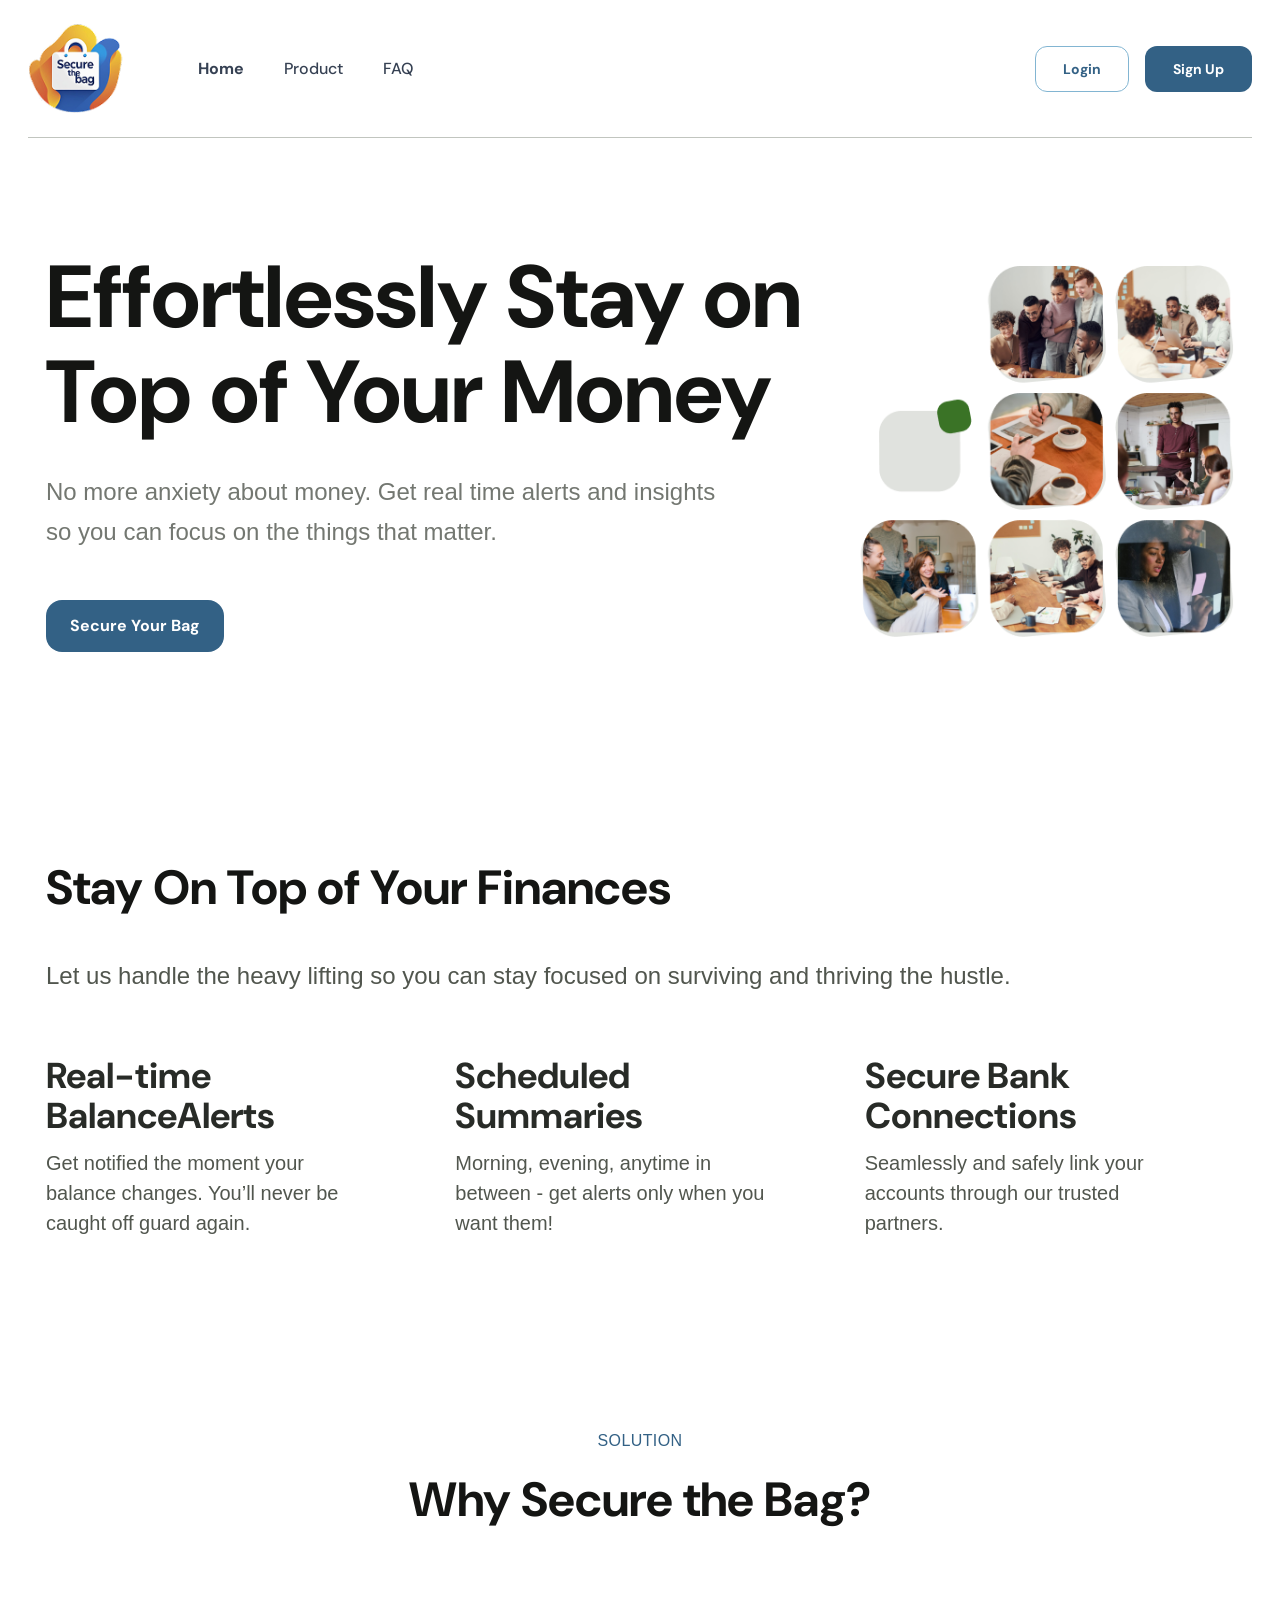
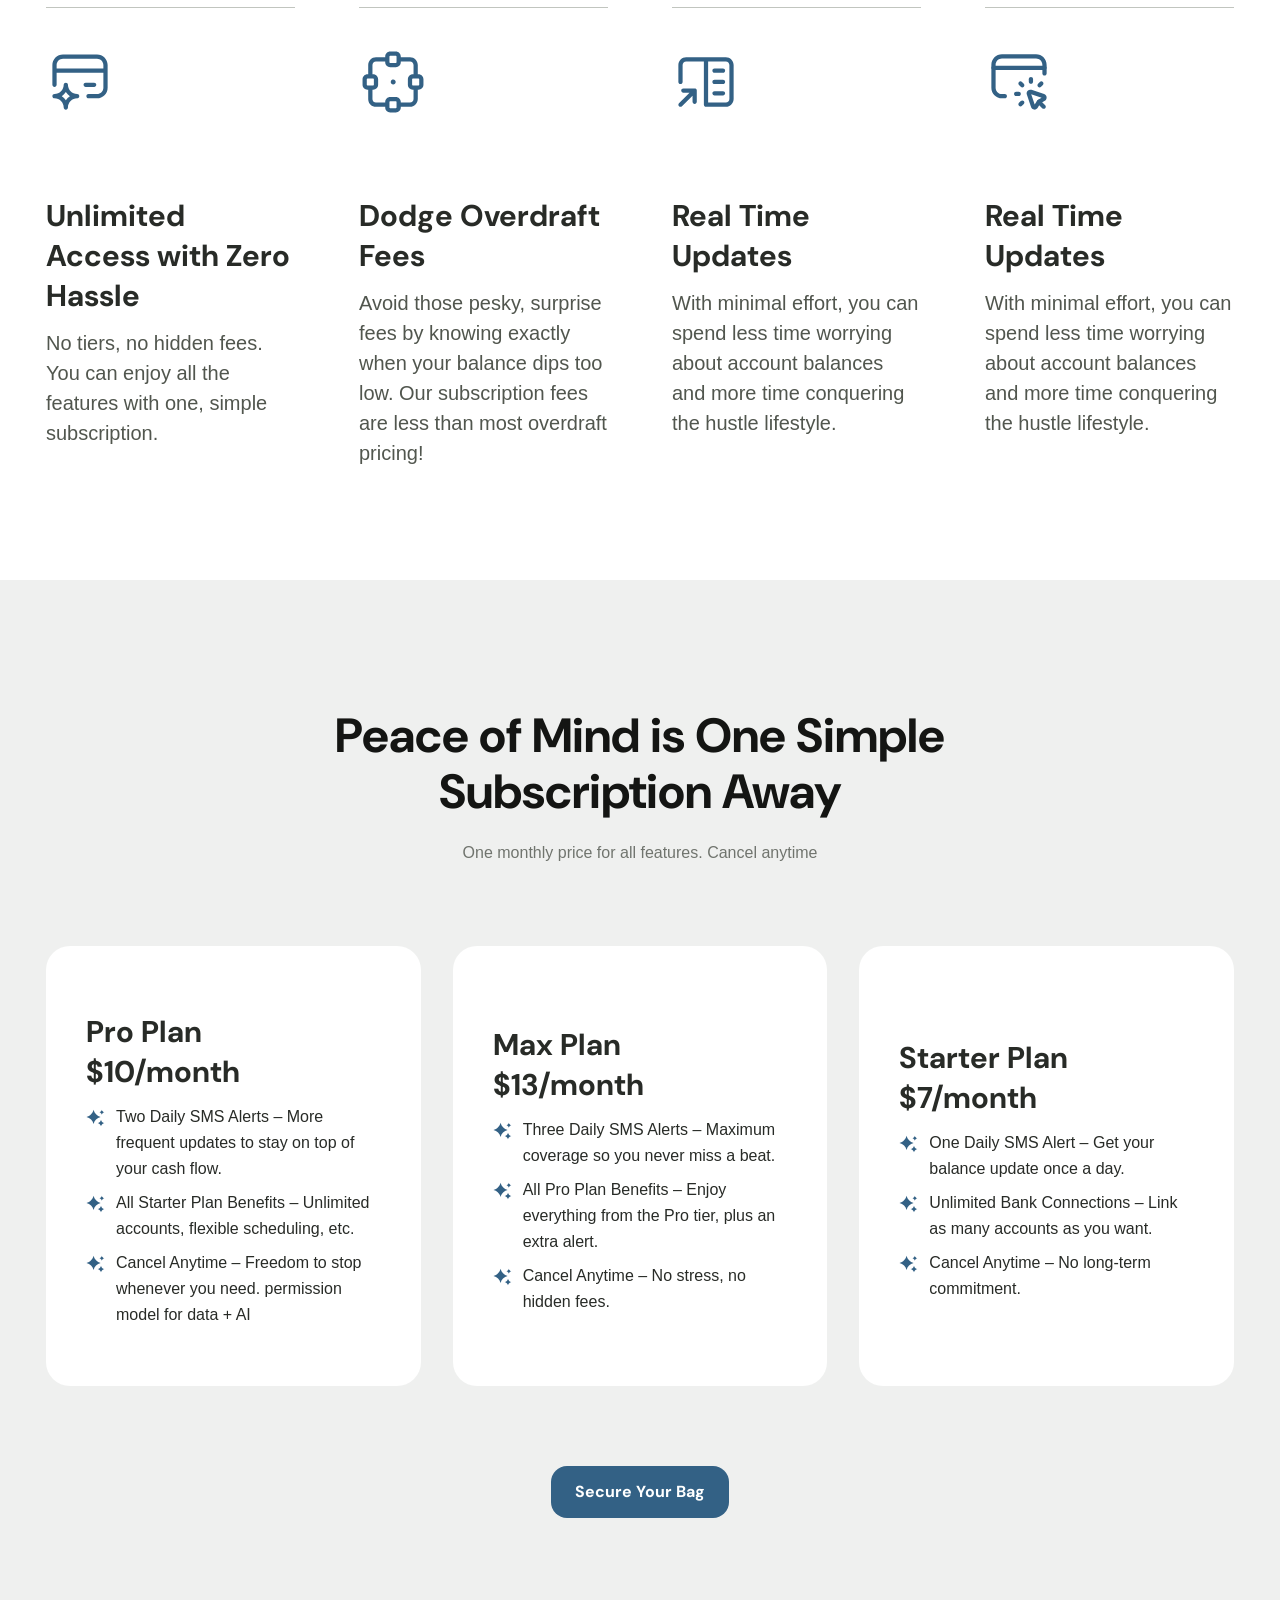
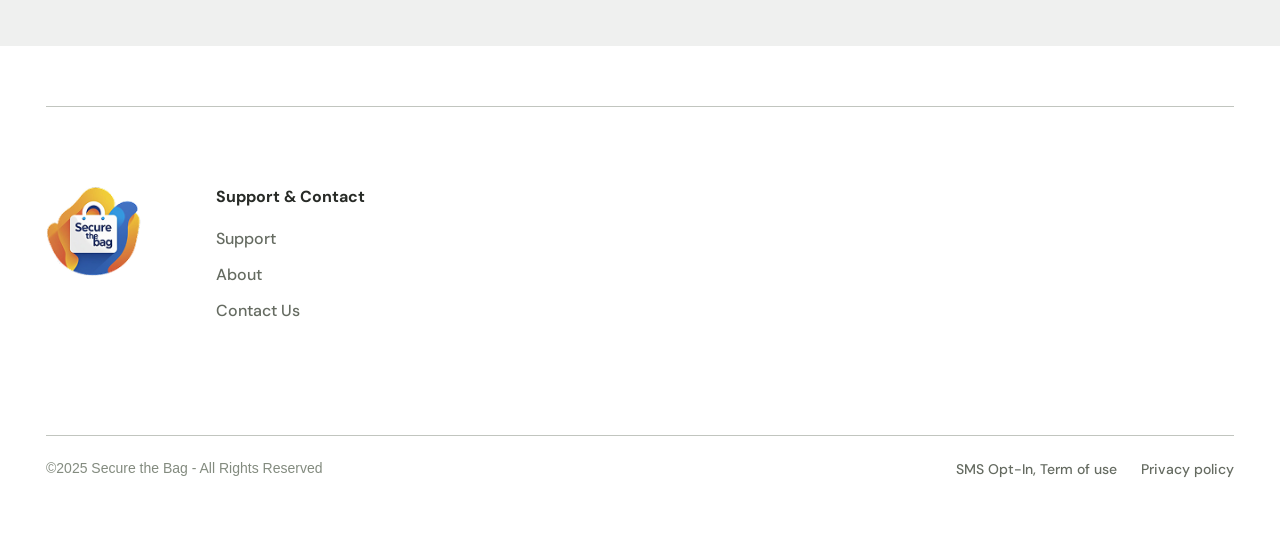
<file: src/index.html>
<!DOCTYPE html>
<html lang="en" data-theme="light" class="scroll-smooth">

<head>
  <meta charset="UTF-8" />
  <meta name="viewport" content="width=device-width, initial-scale=1.0" />
  <title>Secure The Bag</title>
  <link rel="shortcut icon" href="./images/favicon.ico" type="image/x-icon" />
  <!-- google font  -->
  <link rel="preconnect" href="https://fonts.googleapis.com">
  <link rel="preconnect" href="https://fonts.gstatic.com" crossorigin>
  <link
    href="https://fonts.googleapis.com/css2?family=DM+Sans:ital,opsz,wght@0,9..40,100..1000;1,9..40,100..1000&display=swap"
    rel="stylesheet">
  <link rel="stylesheet" href="./css/style.min.css">
</head>

<body>

  <!-- Preloader -->
  <div id="preloader" class="fixed inset-0 bg-white z-50 flex items-center justify-center">
    <img src="./images/logo-secure-the-bag.png" alt="">
    <div
      class="w-16 h-16 border-4 border-gray-300 rounded-full spinner border-t-blue-500 absolute left-0 right-0 m-auto">
    </div>
  </div>

  <header class="bg-white lg:px-7 px-4 ">
    <div class=" flex justify-between items-center py-6 border-b border-[#C1C5BF]">
      <!-- Logo and Navigation Links (Left Side) -->
      <div class="flex items-center gap-16">
        <a href=""><img src="./images/logo-secure-the-bag.png" alt="logo-secure-the-bag"
            class="w-[70px] lg:w-[106px]"></a>
        <!-- Navigation Links -->
        <nav class="hidden md:flex space-x-6 text-gray-700">
          <ul class="items-center gap-10 flex flex-row justify-start list-none">

            <li class="flex justify-start items-start overflow-hidden">
              <a href="index.html"
                class="text-center justify-start text-base font-bold font-DM leading-tight hover:text-blue2">
                Home</a>
            </li>

            <li class="flex justify-start items-start overflow-hidden">
              <a href="product-page.html"
                class="text-center justify-start text-base font-medium font-DM leading-tight hover:text-blue2">
                Product</a>
            </li>

            <li class="flex justify-start items-start overflow-hidden">
              <a href="faq.html"
                class="text-center justify-start text-base font-medium font-DM leading-tight hover:text-blue2">
                FAQ</a>
            </li>

          </ul>
        </nav>
      </div>

      <!-- Auth Buttons (Right Side) -->
      <div class="hidden md:flex space-x-4">
        <a href="#"
          class="px-7 py-4 bg-transparent rounded-xl outline-1 outline-offset-[-1px] outline-blue3 backdrop-blur-[6px] text-blue2 hover:bg-blue2 hover:text-white transition-all text-sm font-bold font-DM leading-none">
          Login
        </a>
        <a href=""
          class="px-7 py-4 bg-blue2 rounded-xl text-white text-sm font-bold font-DM leading-none outline-1 outline-offset-[-1px] outline-transparent hover:outline-blue3 hover:bg-transparent hover:text-blue2 transition-all">
          Sign Up
        </a>
      </div>

      <!-- Mobile View: Burger Menu (visible on small screens) -->
      <div class="md:hidden flex justify-between items-center ">

        <button id="hamburger-icon" class="text-blue3">
          <img src="./images/menu-icon.svg" alt="menu-icon" class="">
        </button>
      </div>
    </div>

    <!-- Mobile Navigation Menu (Off-Canvas) -->
    <div id="mobile-overlay"
      class="fixed inset-0 bg-black bg-opacity-50 z-50 hidden opacity-0 transition-opacity duration-500">
    </div>
    <div id="mobile-menu"
      class="fixed inset-0 bg-white z-50 transform -translate-x-full scale-95 transition-transform duration-500 ease-in-out">
      <!-- Close Button -->
      <button id="close-menu" class="absolute top-4 right-4 text-gray-600 text-3xl">
        <svg xmlns="http://www.w3.org/2000/svg" width="24" height="24" fill="currentColor" class="bi bi-x-lg"
          viewBox="0 0 16 16">
          <path
            d="M2.146 2.854a.5.5 0 1 1 .708-.708L8 7.293l5.146-5.147a.5.5 0 0 1 .708.708L8.707 8l5.147 5.146a.5.5 0 0 1-.708.708L8 8.707l-5.146 5.147a.5.5 0 0 1-.708-.708L7.293 8z" />
        </svg>
      </button>
      <!-- Menu Links -->
      <div class="flex flex-col items-center justify-center space-y-4 pt-20">
        <ul class="items-center gap-10 flex flex-col justify-start list-none">

          <li class="flex justify-start items-start overflow-hidden">
            <a href="index.html"
              class="text-center justify-start text-base font-medium font-DM leading-tight hover:text-blue2">
              Home</a>
          </li>

          <li class="flex justify-start items-start overflow-hidden">
            <a href="product-page.html"
              class="text-center justify-start text-base font-medium font-DM leading-tight hover:text-blue2">
              Product</a>
          </li>

          <li class="flex justify-start items-start overflow-hidden">
            <a href="faq.html"
              class="text-center justify-start text-base font-medium font-DM leading-tight hover:text-blue2">
              FAQ</a>
          </li>

        </ul>
        <div class="flex flex-col space-y-4 mt-6">
          <a href="#"
            class="px-7 py-4 bg-transparent rounded-xl outline-1 outline-offset-[-1px] outline-blue3 backdrop-blur-[6px] text-blue2 hover:bg-blue2 hover:text-white transition-all text-sm font-bold font-DM leading-none text-center">
            Login
          </a>
          <a href=""
            class="px-7 py-4 bg-blue2 rounded-xl text-white text-sm font-bold font-DM leading-none outline-1 outline-offset-[-1px] outline-transparent hover:outline-blue3 hover:bg-transparent hover:text-blue2 transition-all">
            Sign Up
          </a>
        </div>
      </div>
    </div>
  </header>
  <main>
    <!-- effortlessly start  -->
    <section class="effortlessly  pt-20 lg:pt-28 pb-12 lg:pb-20">
      <div class="container">
        <div class="grid lg:grid-cols-12 grid-cols-1 gap-5 items-center">
          <div class="lg:col-span-4 lg:order-2">
            <img src="./images/hero.png" alt="effortlessly" class="lg:ml-auto mx-auto">
          </div>
          <div class="lg:col-span-8 lg:order-1 flex flex-col gap-y-8 lg:gap-y-12">
            <div class="flex flex-col gap-y-5 lg:gap-y-8">
              <h1
                class="text-Neutral-1000 text-4xl lg:text-[5.5rem] font-bold font-DM leading-normal lg:leading-[95.04px]">
                Effortlessly Stay on Top of Your Money</h1>
              <p
                class="opacity-80 justify-start text-Neutral-N800 text-lg lg:text-2xl font-normal font-Inter lg:leading-10 w-[695px] max-w-full">
                No
                more anxiety about money. Get real time alerts and insights so you can focus on the things that matter. 
              </p>
            </div>
            <div class="">
              <a href=""
                class="px-6 py-4 bg-blue2 rounded-2xl  justify-start text-white text-base font-bold font-DM leading-tight inline-block hover:outline-blue3 hover:bg-transparent hover:text-blue2 transition-all outline-1 outline-offset-[-1px] outline-transparent">
                Secure
                Your Bag
              </a>
            </div>
          </div>
        </div>
      </div>
    </section>
    <!-- effortlessly end -->

    <!-- stay on start  -->
    <section class="stay-on pt-20 lg:pt-32 pb-16 lg:pb-28">
      <div class="container flex flex-col gap-y-10 lg:gap-y-[60px]">
        <div class="flex flex-col gap-y-5 lg:gap-y-10">
          <h2 class=" text-NeutralStress text-3xl lg:text-5xl font-bold font-DM lg:leading-[55.68px]">
            Stay On Top of Your Finances
          </h2>
          <p class="text-NeutralSecondary text-lg lg:text-2xl font-normal font-Inter lg:leading-10">
            Let us handle the heavy lifting so you can stay focused on surviving and thriving the hustle. </p>
        </div>
        <div class="grid grid-cols-1 lg:grid-cols-3 gap-10">
          <!-- single item start  -->
          <div class="col-span-1 flex flex-col gap-y-3">
            <h4 class="text-NeutralPrimary text-2xl lg:text-4xl font-bold font-DM lg:leading-10">
              Real-time BalanceAlerts
            </h4>
            <p
              class="w-80 max-w-full justify-start text-NeutralSecondary text-base lg:text-xl font-normal font-Inter leading-normal">
              Get notified the moment your balance changes. You’ll never be caught off guard again.</p>
          </div>
          <!-- single item end  -->

          <!-- single item start  -->
          <div class="col-span-1 flex flex-col gap-y-3">
            <h4 class="text-NeutralPrimary text-2xl lg:text-4xl font-bold font-DM lg:leading-10">
              Scheduled Summaries
            </h4>
            <p
              class="w-80 max-w-full justify-start text-NeutralSecondary text-base lg:text-xl font-normal font-Inter leading-normal">
              Morning, evening, anytime in between - get alerts only when you want them!</p>
          </div>
          <!-- single item end  -->
          <!-- single item start  -->
          <div class="col-span-1 flex flex-col gap-y-3">
            <h4 class="text-NeutralPrimary text-2xl lg:text-4xl font-bold font-DM lg:leading-10">
              Secure Bank Connections
            </h4>
            <p
              class="w-80 max-w-full justify-start text-NeutralSecondary text-base lg:text-xl font-normal font-Inter leading-normal">
              Seamlessly and safely link your accounts through our trusted partners.</p>
          </div>
          <!-- single item end  -->

        </div>
      </div>
    </section>
    <!-- stay on end -->
    <!-- Why start  -->
    <section class="step-by-step pt-20 pb-28 bg-Neutral-N0">
      <div class="container flex flex-col gap-5 lg:gap-20">
        <div class="flex flex-col gap-2 lg:gap-5 justify-center text-center">
          <h4 class=" text-blue2 text-sm lg:text-base font-medium font-Inter uppercase leading-snug tracking-wide">
            Solution</h4>
          <h2
            class="text-center justify-start text-NeutralStress text-3xl lg:text-5xl font-bold font-DM lg:leading-[55.68px]">
            Why Secure the Bag?</h2>
        </div>
        <div class="grid lg:grid-cols-4 grid-cols-1 gap-10 lg:gap-16">
          <!-- single item start  -->
          <div class="col-span-1 flex flex-col gap-5 lg:gap-20  border-t border-[#C1C5BF] pt-10">
            <div class="">
              <img src="./images/sign-up.svg" alt="sign-up">
            </div>
            <div class="flex flex-col gap-3">
              <h3 class="text-NeutralPrimary text-xl lg:text-3xl font-bold font-DM lg:leading-10">
                Unlimited Access with Zero Hassle
              </h3>
              <p class="text-NeutralSecondary text-base lg:text-xl font-normal font-Inter leading-normal">
                No tiers, no hidden fees. You can enjoy all the features with one, simple subscription. </p>
            </div>
          </div>
          <!-- single item end -->

          <!-- single item start  -->
          <div class="col-span-1 flex flex-col gap-5 lg:gap-20  border-t border-[#C1C5BF] pt-10">
            <div class="">
              <img src="./images/connect.svg" alt="connect">
            </div>
            <div class="flex flex-col gap-3">
              <h3 class="text-NeutralPrimary text-xl lg:text-3xl font-bold font-DM lg:leading-10">
                Dodge Overdraft Fees
              </h3>
              <p class="text-NeutralSecondary text-base lg:text-xl font-normal font-Inter leading-normal">
                Avoid those pesky, surprise fees by knowing exactly when your balance dips too low. Our subscription
                fees are less than
                most overdraft pricing!
              </p>
            </div>
          </div>
          <!-- single item end -->
          <!-- single item start  -->
          <div class="col-span-1 flex flex-col gap-5 lg:gap-20  border-t border-[#C1C5BF] pt-10">
            <div class="">
              <img src="./images/customize.svg" alt="sign-up">
            </div>
            <div class="flex flex-col gap-3">
              <h3 class="text-NeutralPrimary text-xl lg:text-3xl font-bold font-DM lg:leading-10">
                Real Time Updates
              </h3>
              <p class="text-NeutralSecondary text-base lg:text-xl font-normal font-Inter leading-normal">
                With minimal effort, you can spend less time worrying about account balances and more time conquering
                the hustle
                lifestyle. 
              </p>
            </div>
          </div>
          <!-- single item end -->
          <!-- single item start  -->
          <div class="col-span-1 flex flex-col gap-5 lg:gap-20  border-t border-[#C1C5BF] pt-10">
            <div class="">
              <img src="./images/site-back.svg" alt="sign-up">
            </div>
            <div class="flex flex-col gap-3">
              <h3 class="text-NeutralPrimary text-xl lg:text-3xl font-bold font-DM lg:leading-10">
                Real Time Updates
              </h3>
              <p class="text-NeutralSecondary text-base lg:text-xl font-normal font-Inter leading-normal">
                With minimal effort, you can spend less time worrying about account balances and more time conquering
                the hustle
                lifestyle. 
              </p>
            </div>
          </div>
          <!-- single item end -->

        </div>
      </div>
    </section>
    <!-- Why  end -->

    <!-- peace of mind start  -->
    <section class="peace-of-mind py-32 bg-BgNeutralDim">
      <div class="container flex flex-col gap-10 lg:gap-20">
        <div class="flex flex-col gap-5">
          <h2 class="text-NeutralStress text-3xl lg:text-5xl font-bold font-DM lg:leading-[55.68px] text-center">
            Peace of Mind is One Simple <br class="lg:block hidden"> Subscription Away</h2>
          <p
            class="opacity-80 text-center justify-start text-NeutralSecondary text-base font-normal font-Inter leading-relaxed">
            One monthly price for all features. Cancel anytime
          </p>
        </div>
        <div class="grid grid-cols-1 lg:grid-cols-3 gap-8">
          <!-- signle item start  -->
          <div class="lg:px-10 px-6 pt-10 pb-8 bg-white rounded-3xl lg:min-h-[440px] flex justify-start items-center">
            <div class="flex flex-col gap-y-3">
              <h3
                class="text-NeutralPrimary text-center lg:text-start text-2xl lg:text-3xl font-bold font-DM lg:leading-10">
                Pro Plan <br>
                $10/month</h3>
              <ul class="flex flex-col gap-2">
                <li class="flex items-start gap-2.5">
                  <img src="./images/AI.svg" alt="ai-icon" class="mt-1">
                  <p class="text-NeutralPrimary text-base font-normal font-Inter leading-relaxed">
                    Two Daily SMS Alerts – More frequent updates to stay on top of your cash flow.
                  </p>
                </li>

                <li class="flex items-start gap-2.5">
                  <img src="./images/AI.svg" alt="ai-icon" class="mt-1">
                  <p class="text-NeutralPrimary text-base font-normal font-Inter leading-relaxed">
                    All Starter Plan Benefits – Unlimited accounts, flexible scheduling, etc.
                  </p>
                </li>
                <li class="flex items-start gap-2.5">
                  <img src="./images/AI.svg" alt="ai-icon" class="mt-1">
                  <p class="text-NeutralPrimary text-base font-normal font-Inter leading-relaxed">
                    Cancel Anytime – Freedom to stop whenever you need. permission model for data + AI
                  </p>
                </li>
              </ul>
            </div>
          </div>
          <!-- signle item end -->

          <!-- signle item start  -->
          <div class="lg:px-10 px-6 pt-10 pb-8 bg-white rounded-3xl lg:min-h-[440px] flex justify-start items-center">
            <div class="flex flex-col gap-y-3">
              <h3
                class="text-NeutralPrimary text-center lg:text-start text-2xl lg:text-3xl font-bold font-DM lg:leading-10">
                Max Plan <br>
                $13/month</h3>
              <ul class="flex flex-col gap-2">
                <li class="flex items-start gap-2.5">
                  <img src="./images/AI.svg" alt="ai-icon" class="mt-1">
                  <p class="text-NeutralPrimary text-base font-normal font-Inter leading-relaxed">
                    Three Daily SMS Alerts – Maximum coverage so you never miss a beat.
                  </p>
                </li>

                <li class="flex items-start gap-2.5">
                  <img src="./images/AI.svg" alt="ai-icon" class="mt-1">
                  <p class="text-NeutralPrimary text-base font-normal font-Inter leading-relaxed">
                    All Pro Plan Benefits – Enjoy everything from the Pro tier, plus an extra alert.
                  </p>
                </li>
                <li class="flex items-start gap-2.5">
                  <img src="./images/AI.svg" alt="ai-icon" class="mt-1">
                  <p class="text-NeutralPrimary text-base font-normal font-Inter leading-relaxed">
                    Cancel Anytime – No stress, no hidden fees.
                  </p>
                </li>
              </ul>
            </div>
          </div>
          <!-- signle item end -->
          <!-- signle item start  -->
          <div class="lg:px-10 px-6 pt-10 pb-8 bg-white rounded-3xl lg:min-h-[440px] flex justify-start items-center">
            <div class="flex flex-col gap-y-3">
              <h3
                class="text-NeutralPrimary text-center lg:text-start text-2xl lg:text-3xl font-bold font-DM lg:leading-10">
                Starter Plan<br />$7/month</h3>
              <ul class="flex flex-col gap-2">
                <li class="flex items-start gap-2.5">
                  <img src="./images/AI.svg" alt="ai-icon" class="mt-1">
                  <p class="text-NeutralPrimary text-base font-normal font-Inter leading-relaxed">
                    One Daily SMS Alert – Get your balance update once a day.
                  </p>
                </li>

                <li class="flex items-start gap-2.5">
                  <img src="./images/AI.svg" alt="ai-icon" class="mt-1">
                  <p class="text-NeutralPrimary text-base font-normal font-Inter leading-relaxed">
                    Unlimited Bank Connections – Link as many accounts as you want.
                  </p>
                </li>
                <li class="flex items-start gap-2.5">
                  <img src="./images/AI.svg" alt="ai-icon" class="mt-1">
                  <p class="text-NeutralPrimary text-base font-normal font-Inter leading-relaxed">
                    Cancel Anytime – No long-term commitment.
                  </p>
                </li>
              </ul>
            </div>
          </div>
          <!-- signle item end -->

        </div>
        <div class="flex justify-center">
          <a href=""
            class="px-6 py-4 bg-blue2 rounded-2xl  justify-start text-white text-base font-bold font-DM leading-tight inline-block hover:outline-blue3 hover:bg-transparent hover:text-blue2 transition-all outline-1 outline-offset-[-1px] outline-transparent">
            Secure
            Your Bag
          </a>
        </div>
      </div>
    </section>
    <!-- peace of mind end -->

  </main>

  <footer class=" py-[60px]">
    <div class="container mx-auto ">
      <!-- Main footer content -->
      <div
        class="flex flex-col sm:flex-row justify-start items-center sm:items-start gap-x-16 lg:pt-20 pt-10 pb-10 lg:pb-28 border-y border-[#C1C5BF] gap-y-6">
        <!-- Logo Section -->
        <div class="">
          <a href="index.html"><img src="./images/logo-secure-the-bag.png" alt="Secure the Bag Logo"
              class="w-[70px] lg:w-[106px]"></a>
        </div>
        <!-- Support & Contact Section -->
        <div class="text-center sm:text-left space-y-5">
          <h2 class=" text-NeutralPrimary text-base font-bold font-DM leading-tight">
            Support &
            Contact</h2>
          <ul class="space-y-3">

            <li>
              <a href=""
                class="text-center justify-start text-NeutralSubtle text-base font-medium font-DM leading-tight hover:text-blue2">
                Support</a>
            </li>
            <li>
              <a href=""
                class="text-center justify-start text-NeutralSubtle text-base font-medium font-DM leading-tight  hover:text-blue2">
                About</a>
            </li>
            <li>
              <a href=""
                class="text-center justify-start text-NeutralSubtle text-base font-medium font-DM leading-tight  hover:text-blue2">
                Contact Us</a>
            </li>

          </ul>
        </div>
      </div>

      <!-- Bottom Section -->
      <div
        class="pt-6 flex sm:flex-row lg:text-start text-center flex-col justify-between items-center gap-x-16 gap-y-4 flex-wrap lg:flex-row-reverse">



        <div class="flex flex-row gap-x-6 gap-y-3 flex-wrap">
          <a href="sms-opt-in-policy.html"
            class="text-center justify-start text-NeutralSubtle text-sm font-medium font-DM leading-none  hover:text-blue2">
            SMS Opt-In, Term of use</a>

          <a href="privacy-policy.html"
            class="text-center justify-start text-NeutralSubtle text-sm font-medium font-DM leading-none  hover:text-blue2">
            Privacy policy</a>
        </div>
        <p class="self-stretch justify-start text-NeutralDim text-sm font-normal font-Inter leading-tight">
          &copy;2025
          Secure the Bag - All Rights Reserved</p>
      </div>
    </div>
  </footer>



  <!-- JavaScript to toggle mobile menu visibility -->
  <script src="./js/index.js"></script>
</body>

</html>
</file>
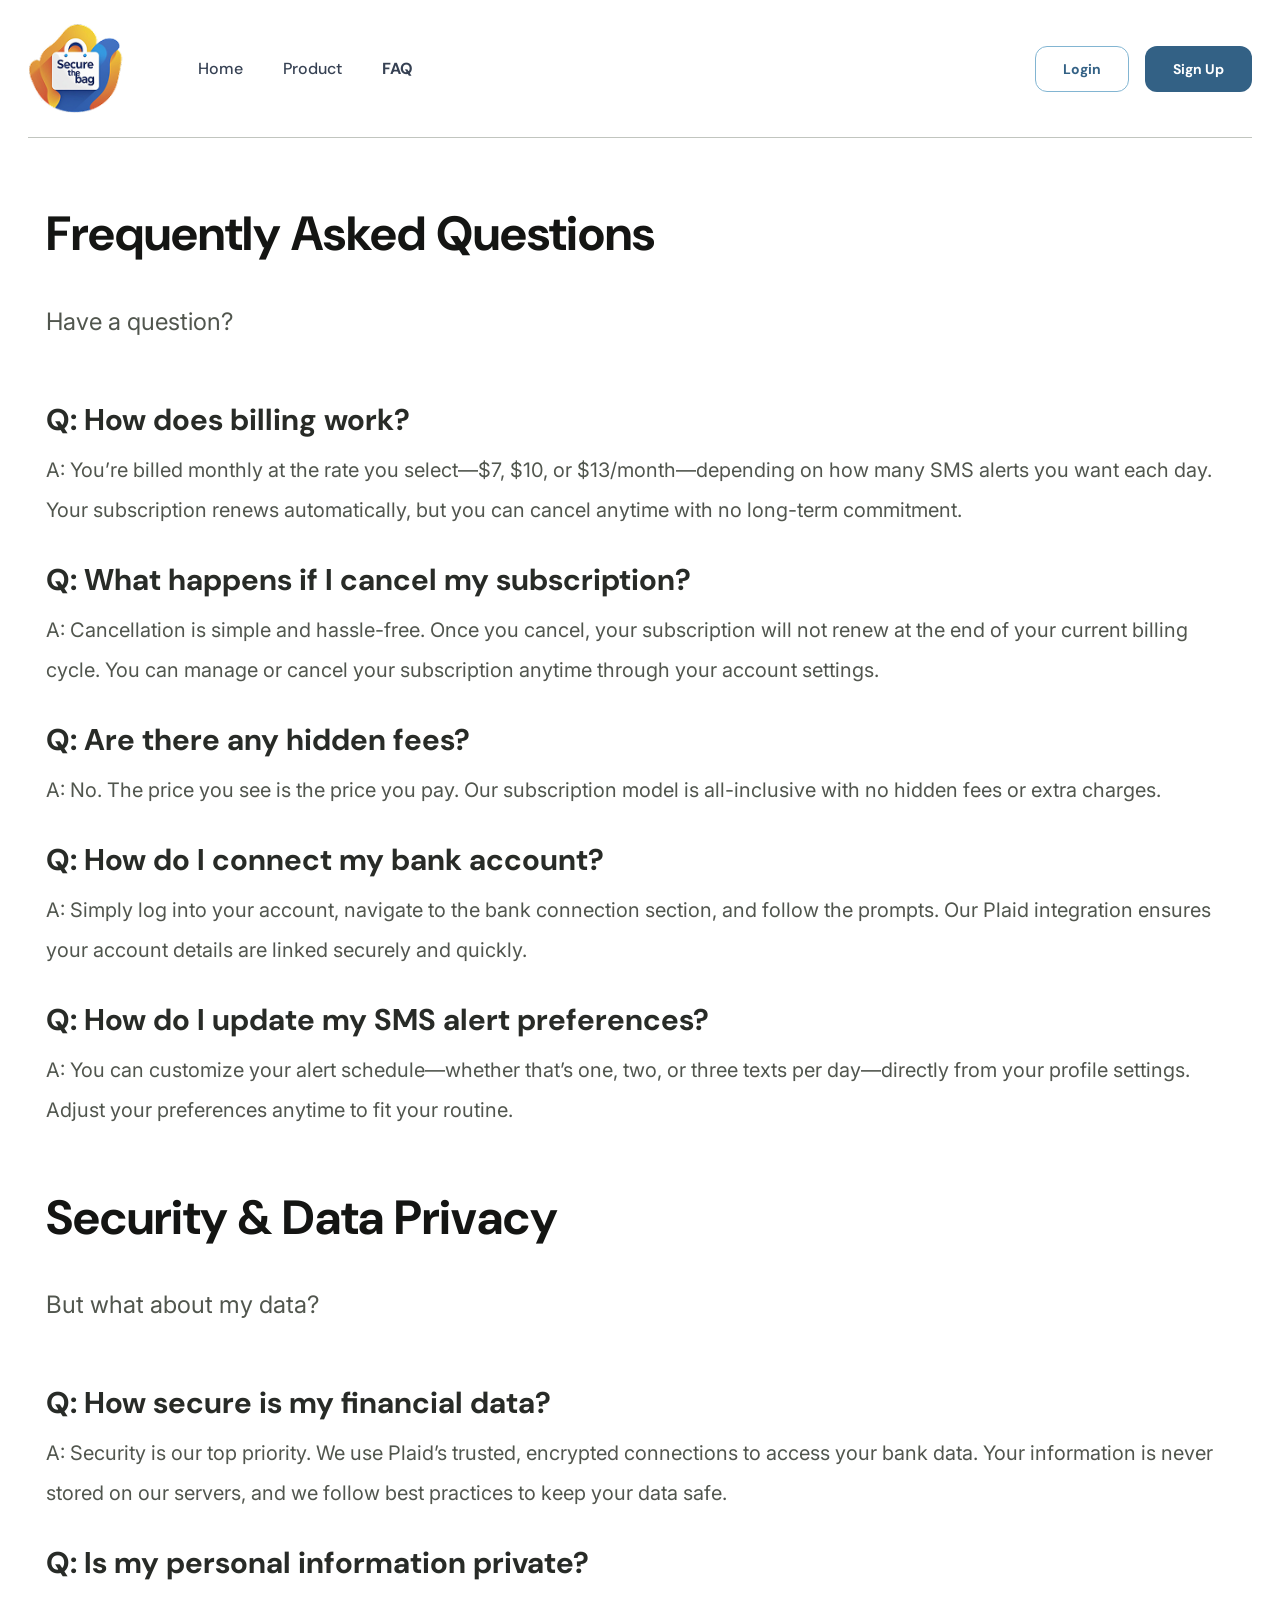
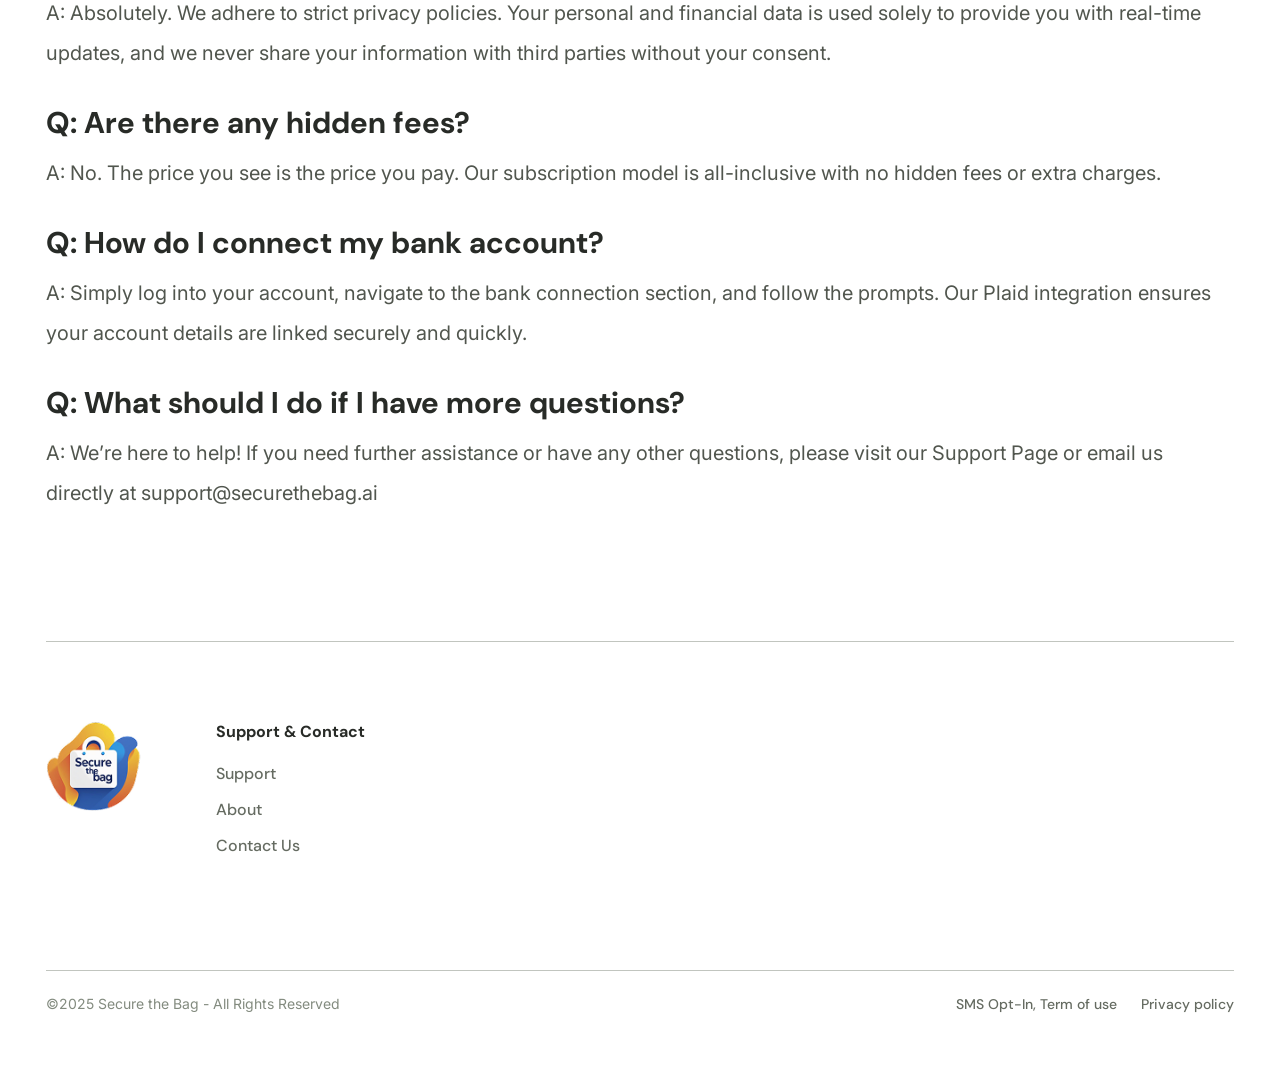
<file: src/faq.html>
<!DOCTYPE html>
<html lang="en" data-theme="light" class="scroll-smooth">

<head>
  <meta charset="UTF-8" />
  <meta name="viewport" content="width=device-width, initial-scale=1.0" />
  <title>Secure The Bag</title>
  <link rel="shortcut icon" href="./images/favicon.ico" type="image/x-icon" />
  <!-- google font  -->
  <link rel="preconnect" href="https://fonts.googleapis.com">
  <link rel="preconnect" href="https://fonts.gstatic.com" crossorigin>
  <link
    href="https://fonts.googleapis.com/css2?family=DM+Sans:ital,opsz,wght@0,9..40,100..1000;1,9..40,100..1000&family=Inter:ital,opsz,wght@0,14..32,100..900;1,14..32,100..900&display=swap"
    rel="stylesheet">
  <link rel="stylesheet" href="./css/style.min.css">
</head>

<body>
  <!-- Preloader -->
  <div id="preloader" class="fixed inset-0 bg-white z-50 flex items-center justify-center">
    <img src="./images/logo-secure-the-bag.png" alt="">
    <div
      class="w-16 h-16 border-4 border-gray-300 rounded-full spinner border-t-blue-500 absolute left-0 right-0 m-auto">
    </div>
  </div>

  <header class="bg-white lg:px-7 px-4 ">
    <div class=" flex justify-between items-center py-6 border-b border-[#C1C5BF]">
      <!-- Logo and Navigation Links (Left Side) -->
      <div class="flex items-center gap-16">
        <a href=""><img src="./images/logo-secure-the-bag.png" alt="logo-secure-the-bag"
            class="w-[70px] lg:w-[106px]"></a>
        <!-- Navigation Links -->
        <nav class="hidden md:flex space-x-6 text-gray-700">
          <ul class="items-center gap-10 flex flex-row justify-start list-none">

            <li class="flex justify-start items-start overflow-hidden">
              <a href="index.html"
                class="text-center justify-start text-base font-medium font-DM leading-tight hover:text-blue2">
                Home</a>
            </li>

            <li class="flex justify-start items-start overflow-hidden">
              <a href="product-page.html"
                class="text-center justify-start text-base font-medium font-DM leading-tight hover:text-blue2">
                Product</a>
            </li>

            <li class="flex justify-start items-start overflow-hidden">
              <a href="faq.html"
                class="text-center justify-start text-base font-bold font-DM leading-tight hover:text-blue2">
                FAQ</a>
            </li>

          </ul>
        </nav>
      </div>

      <!-- Auth Buttons (Right Side) -->
      <div class="hidden md:flex space-x-4">
        <a href="#"
          class="px-7 py-4 bg-transparent rounded-xl outline-1 outline-offset-[-1px] outline-blue3 backdrop-blur-[6px] text-blue2 hover:bg-blue2 hover:text-white transition-all text-sm font-bold font-DM leading-none">
          Login
        </a>
        <a href=""
          class="px-7 py-4 bg-blue2 rounded-xl text-white text-sm font-bold font-DM leading-none outline-1 outline-offset-[-1px] outline-transparent hover:outline-blue3 hover:bg-transparent hover:text-blue2 transition-all">
          Sign Up
        </a>
      </div>

      <!-- Mobile View: Burger Menu (visible on small screens) -->
      <div class="md:hidden flex justify-between items-center ">

        <button id="hamburger-icon" class="text-blue3">
          <img src="./images/menu-icon.svg" alt="menu-icon" class="">
        </button>
      </div>
    </div>

    <!-- Mobile Navigation Menu (Off-Canvas) -->
    <div id="mobile-overlay"
      class="fixed inset-0 bg-black bg-opacity-50 z-50 hidden opacity-0 transition-opacity duration-500">
    </div>
    <div id="mobile-menu"
      class="fixed inset-0 bg-white z-50 transform -translate-x-full scale-95 transition-transform duration-500 ease-in-out">
      <!-- Close Button -->
      <button id="close-menu" class="absolute top-4 right-4 text-gray-600 text-3xl">
        <svg xmlns="http://www.w3.org/2000/svg" width="24" height="24" fill="currentColor" class="bi bi-x-lg"
          viewBox="0 0 16 16">
          <path
            d="M2.146 2.854a.5.5 0 1 1 .708-.708L8 7.293l5.146-5.147a.5.5 0 0 1 .708.708L8.707 8l5.147 5.146a.5.5 0 0 1-.708.708L8 8.707l-5.146 5.147a.5.5 0 0 1-.708-.708L7.293 8z" />
        </svg>
      </button>
      <!-- Menu Links -->
      <div class="flex flex-col items-center justify-center space-y-4 pt-20">
        <ul class="items-center gap-10 flex flex-col justify-start list-none">

          <li class="flex justify-start items-start overflow-hidden">
            <a href="index.html"
              class="text-center justify-start text-base font-medium font-DM leading-tight hover:text-blue2">
              Home</a>
          </li>

          <li class="flex justify-start items-start overflow-hidden">
            <a href="product-page.html"
              class="text-center justify-start text-base font-medium font-DM leading-tight hover:text-blue2">
              Product</a>
          </li>

          <li class="flex justify-start items-start overflow-hidden">
            <a href="faq.html"
              class="text-center justify-start text-base font-medium font-DM leading-tight hover:text-blue2">
              FAQ</a>
          </li>

        </ul>
        <div class="flex flex-col space-y-4 mt-6">
          <a href="#"
            class="px-7 py-4 bg-transparent rounded-xl outline-1 outline-offset-[-1px] outline-blue3 backdrop-blur-[6px] text-blue2 hover:bg-blue2 hover:text-white transition-all text-sm font-bold font-DM leading-none text-center">
            Login
          </a>
          <a href=""
            class="px-7 py-4 bg-blue2 rounded-xl text-white text-sm font-bold font-DM leading-none outline-1 outline-offset-[-1px] outline-transparent hover:outline-blue3 hover:bg-transparent hover:text-blue2 transition-all">
            Sign Up
          </a>
        </div>
      </div>
    </div>
  </header>

  <main>
    <section class="faq py-[68px]">
      <div class="container space-y-[60px]">
        <div class="flex flex-col gap-y-10 lg:gap-y-[60px]">
          <div class="flex flex-col gap-y-5 lg:gap-y-10">
            <h1 class="text-NeutralStress text-2xl lg:text-5xl font-bold font-DM leading-[55.68px]">
              Frequently Asked Questions</h1>
            <h4 class="text-NeutralSecondary text-lg lg:text-2xl font-normal font-Inter leading-10">
              Have a question?</h4>
          </div>
          <div class="flex flex-col gap-y-8">
            <!-- single item start  -->
            <div class="flex flex-col gap-y-3">
              <h3 class="text-NeutralPrimary text-xl lg:text-3xl font-bold font-DM leading-9">Q:
                How does billing work?</h3>
              <p class="text-NeutralSecondary text-base lg:text-xl font-normal font-Inter leading-loose">
                A: You’re billed monthly at the rate you select—$7, $10, or $13/month—depending on how many SMS alerts
                you want each
                day. Your subscription renews automatically, but you can cancel anytime with no long-term
                commitment.</p>
            </div>
            <!-- single item end  -->

            <!-- single item start  -->
            <div class="flex flex-col gap-y-3">
              <h3 class="text-NeutralPrimary text-xl lg:text-3xl font-bold font-DM leading-9">Q: What
                happens if
                I cancel my subscription?</h3>
              <p class="text-NeutralSecondary text-base lg:text-xl font-normal font-Inter leading-loose">
                A: Cancellation is simple and hassle-free. Once you cancel, your subscription will not renew at the end
                of your current
                billing cycle. You can manage or cancel your subscription anytime through your account settings.</p>
            </div>
            <!-- single item end  -->
            <!-- single item start  -->
            <div class="flex flex-col gap-y-3">
              <h3 class="text-NeutralPrimary text-xl lg:text-3xl font-bold font-DM leading-9">Q: Are
                there any
                hidden fees?</h3>
              <p class="text-NeutralSecondary text-base lg:text-xl font-normal font-Inter leading-loose">
                A: No. The price you see is the price you pay. Our subscription model is all-inclusive with no hidden
                fees or extra
                charges.</p>
            </div>
            <!-- single item end  -->

            <!-- single item start  -->
            <div class="flex flex-col gap-y-3">
              <h3 class="text-NeutralPrimary text-xl lg:text-3xl font-bold font-DM leading-9">Q: How
                do I
                connect my bank account?</h3>
              <p class="text-NeutralSecondary text-base lg:text-xl font-normal font-Inter leading-loose">
                A: Simply log into your account, navigate to the bank connection section, and follow the prompts. Our
                Plaid integration
                ensures your account details are linked securely and quickly.</p>
            </div>
            <!-- single item end  -->
            <!-- single item start  -->
            <div class="flex flex-col gap-y-3">
              <h3 class="text-NeutralPrimary text-xl lg:text-3xl font-bold font-DM leading-9">Q: How
                do I update
                my SMS alert preferences?</h3>
              <p class="text-NeutralSecondary text-base lg:text-xl font-normal font-Inter leading-loose">
                A: You can customize your alert schedule—whether that’s one, two, or three texts per day—directly from
                your profile
                settings. Adjust your preferences anytime to fit your routine.</p>
            </div>
            <!-- single item end  -->


          </div>
        </div>

        <div class="flex flex-col gap-y-10 lg:gap-y-[60px]">
          <div class="flex flex-col gap-y-5 lg:gap-y-10">
            <h1 class="text-NeutralStress text-2xl lg:text-5xl font-bold font-DM leading-[55.68px]">
              Security & Data Privacy</h1>
            <h4 class="text-NeutralSecondary text-lg lg:text-2xl font-normal font-Inter leading-10">
              But what about my data?</h4>
          </div>
          <div class="flex flex-col gap-y-8">
            <!-- single item start  -->
            <div class="flex flex-col gap-y-3">
              <h3 class="text-NeutralPrimary text-xl lg:text-3xl font-bold font-DM leading-9">Q: How
                secure is
                my financial data?</h3>
              <p class="text-NeutralSecondary text-base lg:text-xl font-normal font-Inter leading-loose">
                A: Security is our top priority. We use Plaid’s trusted, encrypted connections to access your bank data.
                Your
                information is never stored on our servers, and we follow best practices to keep your data safe.</p>
            </div>
            <!-- single item end  -->

            <!-- single item start  -->
            <div class="flex flex-col gap-y-3">
              <h3 class="text-NeutralPrimary text-xl lg:text-3xl font-bold font-DM leading-9">Q: Is
                my personal
                information private?</h3>
              <p class="text-NeutralSecondary text-base lg:text-xl font-normal font-Inter leading-loose">
                A: Absolutely. We adhere to strict privacy policies. Your personal and financial data is used solely to
                provide you with
                real-time updates, and we never share your information with third parties without your consent.</p>
            </div>
            <!-- single item end  -->
            <!-- single item start  -->
            <div class="flex flex-col gap-y-3">
              <h3 class="text-NeutralPrimary text-xl lg:text-3xl font-bold font-DM leading-9">Q: Are
                there any
                hidden fees?</h3>
              <p class="text-NeutralSecondary text-base lg:text-xl font-normal font-Inter leading-loose">
                A: No. The price you see is the price you pay. Our subscription model is all-inclusive with no hidden
                fees or extra
                charges.</p>
            </div>
            <!-- single item end  -->

            <!-- single item start  -->
            <div class="flex flex-col gap-y-3">
              <h3 class="text-NeutralPrimary text-xl lg:text-3xl font-bold font-DM leading-9">Q: How
                do I
                connect my bank account?</h3>
              <p class="text-NeutralSecondary text-base lg:text-xl font-normal font-Inter leading-loose">
                A: Simply log into your account, navigate to the bank connection section, and follow the prompts. Our
                Plaid integration
                ensures your account details are linked securely and quickly.</p>
            </div>
            <!-- single item end  -->
            <!-- single item start  -->
            <div class="flex flex-col gap-y-3">
              <h3 class="text-NeutralPrimary text-xl lg:text-3xl font-bold font-DM leading-9">Q: What
                should I
                do if I have more questions?</h3>
              <p class="text-NeutralSecondary text-base lg:text-xl font-normal font-Inter leading-loose">
                A: We’re here to help! If you need further assistance or have any other questions, please visit our
                Support Page or
                email us directly at <a href="mailto:support@securethebag.ai"
                  class="hover:text-blue2">support@securethebag.ai</a></p>
            </div>
            <!-- single item end  -->


          </div>
        </div>

      </div>
    </section>
  </main>
  <footer class=" py-[60px]">
    <div class="container mx-auto ">
      <!-- Main footer content -->
      <div
        class="flex flex-col sm:flex-row justify-start items-center sm:items-start gap-x-16 lg:pt-20 pt-10 pb-10 lg:pb-28 border-y border-[#C1C5BF] gap-y-6">
        <!-- Logo Section -->
        <div class="">
          <a href="index.html"><img src="./images/logo-secure-the-bag.png" alt="Secure the Bag Logo"
              class="w-[70px] lg:w-[106px]"></a>
        </div>
        <!-- Support & Contact Section -->
        <div class="text-center sm:text-left space-y-5">
          <h2 class=" text-NeutralPrimary text-base font-bold font-DM leading-tight">
            Support &
            Contact</h2>
          <ul class="space-y-3">

            <li>
              <a href=""
                class="text-center justify-start text-NeutralSubtle text-base font-medium font-DM leading-tight hover:text-blue2">
                Support</a>
            </li>
            <li>
              <a href=""
                class="text-center justify-start text-NeutralSubtle text-base font-medium font-DM leading-tight  hover:text-blue2">
                About</a>
            </li>
            <li>
              <a href=""
                class="text-center justify-start text-NeutralSubtle text-base font-medium font-DM leading-tight  hover:text-blue2">
                Contact Us</a>
            </li>

          </ul>
        </div>
      </div>

      <!-- Bottom Section -->
      <div
        class="pt-6 flex sm:flex-row lg:text-start text-center flex-col justify-between items-center gap-x-16 gap-y-4 flex-wrap lg:flex-row-reverse">



        <div class="flex flex-row gap-x-6 gap-y-3 flex-wrap">
          <a href="sms-opt-in-policy.html"
            class="text-center justify-start text-NeutralSubtle text-sm font-medium font-DM leading-none  hover:text-blue2">
            SMS Opt-In, Term of use</a>

          <a href="privacy-policy.html"
            class="text-center justify-start text-NeutralSubtle text-sm font-medium font-DM leading-none  hover:text-blue2">
            Privacy policy</a>
        </div>
        <p class="self-stretch justify-start text-NeutralDim text-sm font-normal font-Inter leading-tight">
          &copy;2025
          Secure the Bag - All Rights Reserved</p>
      </div>
    </div>
  </footer>


  <script src="./js/index.js"></script>
</body>

</html>
</file>
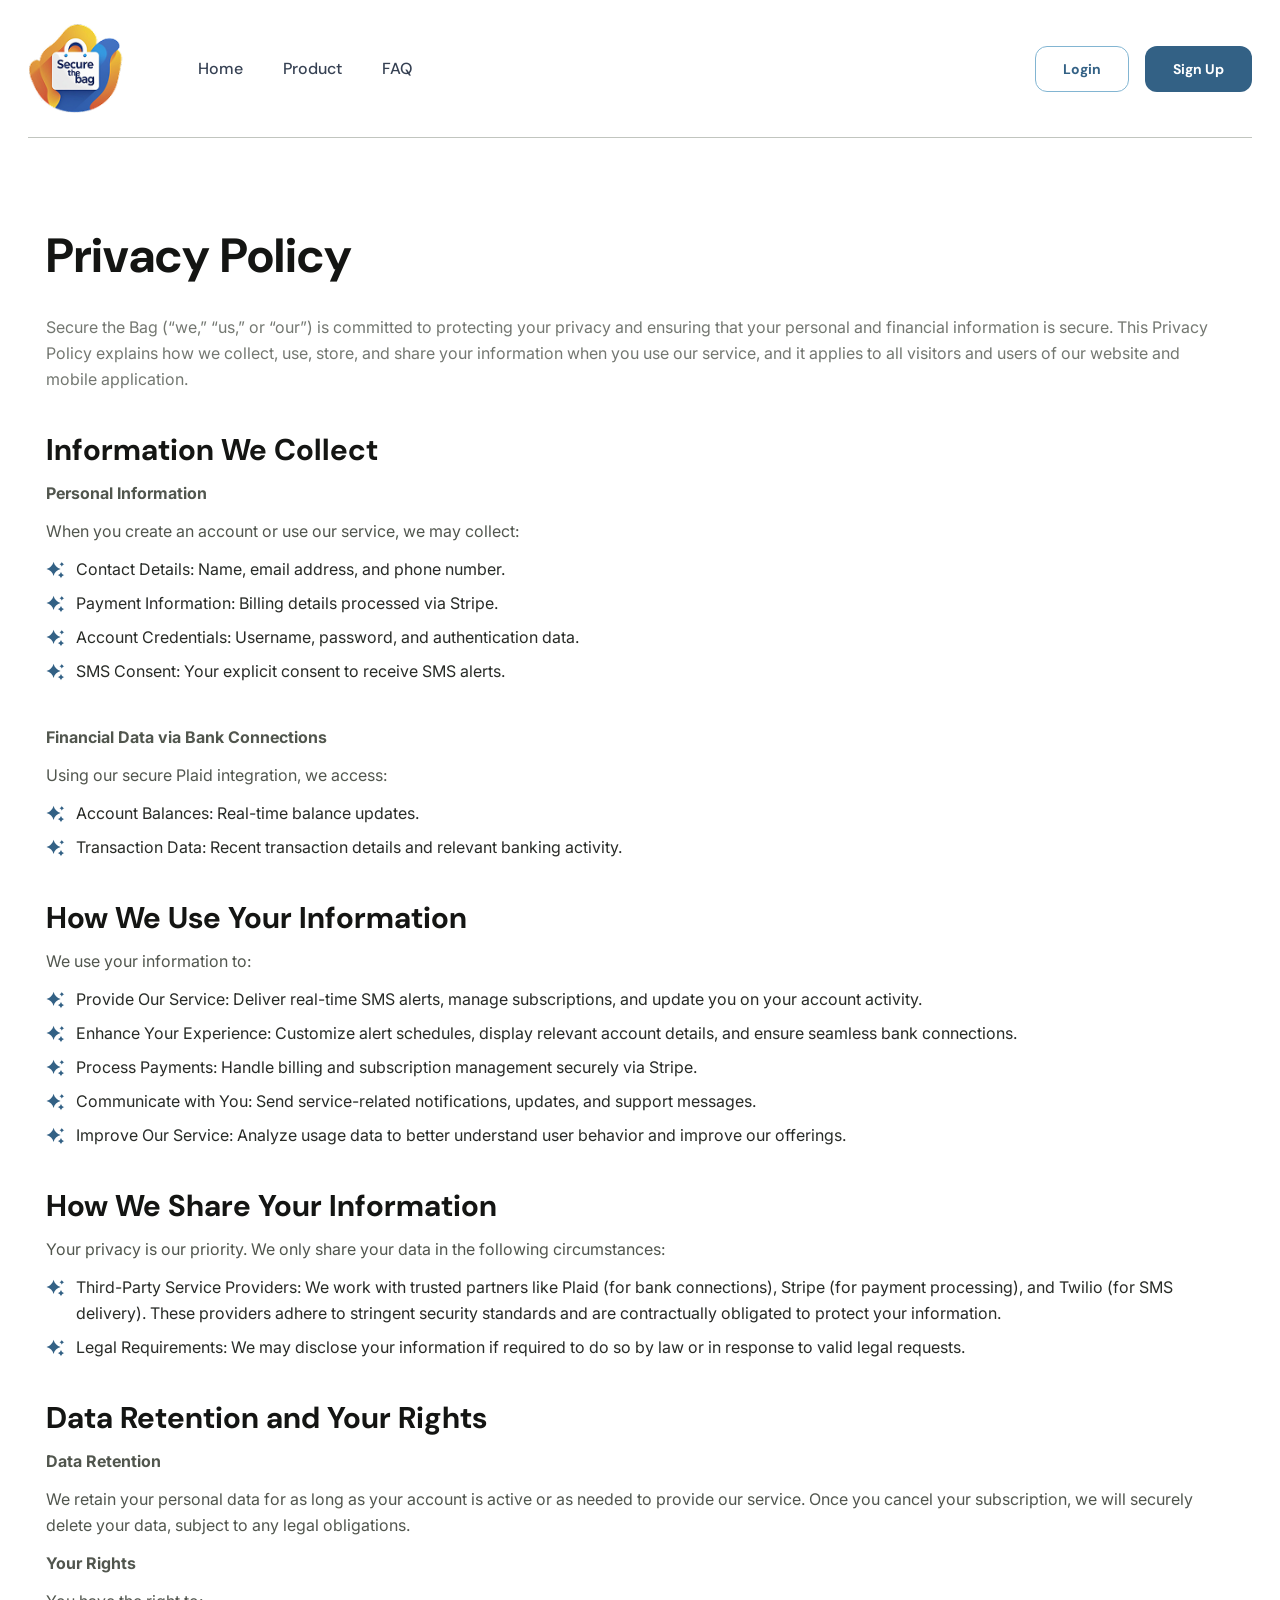
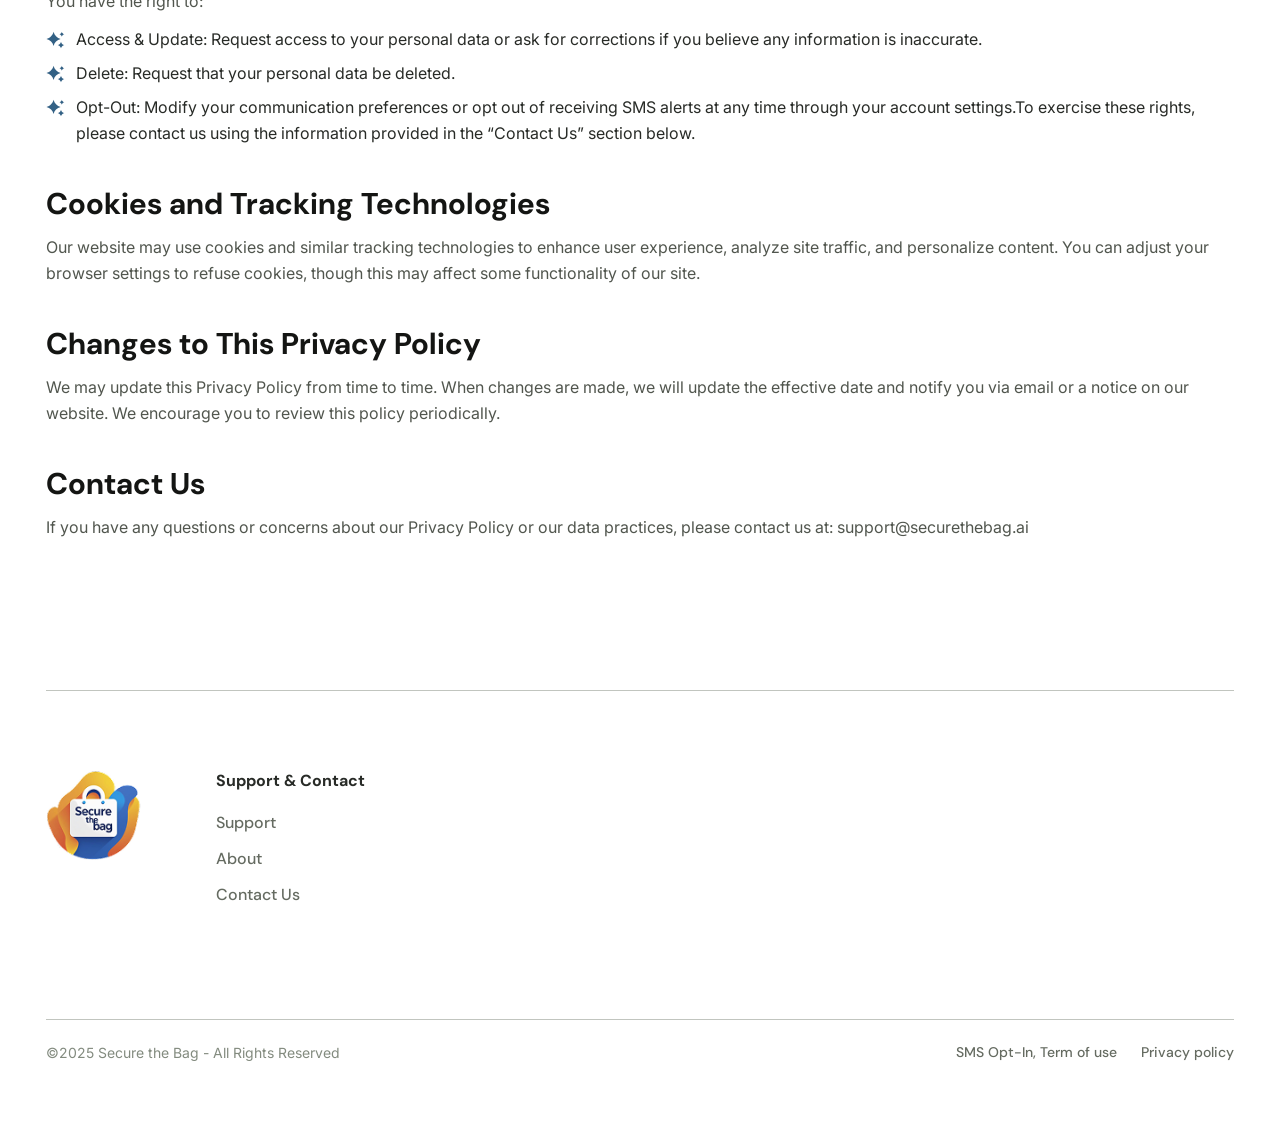
<file: src/privacy-policy.html>
<!DOCTYPE html>
<html lang="en" data-theme="light" class="scroll-smooth">

<head>
  <meta charset="UTF-8" />
  <meta name="viewport" content="width=device-width, initial-scale=1.0" />
  <title>Secure The Bag</title>
  <link rel="shortcut icon" href="./images/favicon.ico" type="image/x-icon" />
  <!-- google font  -->
  <link rel="preconnect" href="https://fonts.googleapis.com">
  <link rel="preconnect" href="https://fonts.gstatic.com" crossorigin>
  <link
    href="https://fonts.googleapis.com/css2?family=DM+Sans:ital,opsz,wght@0,9..40,100..1000;1,9..40,100..1000&family=Inter:ital,opsz,wght@0,14..32,100..900;1,14..32,100..900&display=swap"
    rel="stylesheet">
  <link rel="stylesheet" href="./css/style.min.css">
</head>

<body>
  <!-- Preloader -->
  <div id="preloader" class="fixed inset-0 bg-white z-50 flex items-center justify-center">
    <img src="./images/logo-secure-the-bag.png" alt="">
    <div
      class="w-16 h-16 border-4 border-gray-300 rounded-full spinner border-t-blue-500 absolute left-0 right-0 m-auto">
    </div>
  </div>

  <header class="bg-white lg:px-7 px-4 ">
    <div class=" flex justify-between items-center py-6 border-b border-[#C1C5BF]">
      <!-- Logo and Navigation Links (Left Side) -->
      <div class="flex items-center gap-16">
        <a href=""><img src="./images/logo-secure-the-bag.png" alt="logo-secure-the-bag"
            class="w-[70px] lg:w-[106px]"></a>
        <!-- Navigation Links -->
        <nav class="hidden md:flex space-x-6 text-gray-700">
          <ul class="items-center gap-10 flex flex-row justify-start list-none">

            <li class="flex justify-start items-start overflow-hidden">
              <a href="index.html"
                class="text-center justify-start text-base font-medium font-DM leading-tight hover:text-blue2">
                Home</a>
            </li>

            <li class="flex justify-start items-start overflow-hidden">
              <a href="product-page.html"
                class="text-center justify-start text-base font-medium font-DM leading-tight hover:text-blue2">
                Product</a>
            </li>

            <li class="flex justify-start items-start overflow-hidden">
              <a href="faq.html"
                class="text-center justify-start text-base font-medium font-DM leading-tight hover:text-blue2">
                FAQ</a>
            </li>

          </ul>
        </nav>
      </div>

      <!-- Auth Buttons (Right Side) -->
      <div class="hidden md:flex space-x-4">
        <a href="#"
          class="px-7 py-4 bg-transparent rounded-xl outline-1 outline-offset-[-1px] outline-blue3 backdrop-blur-[6px] text-blue2 hover:bg-blue2 hover:text-white transition-all text-sm font-bold font-DM leading-none">
          Login
        </a>
        <a href=""
          class="px-7 py-4 bg-blue2 rounded-xl text-white text-sm font-bold font-DM leading-none outline-1 outline-offset-[-1px] outline-transparent hover:outline-blue3 hover:bg-transparent hover:text-blue2 transition-all">
          Sign Up
        </a>
      </div>

      <!-- Mobile View: Burger Menu (visible on small screens) -->
      <div class="md:hidden flex justify-between items-center ">

        <button id="hamburger-icon" class="text-blue3">
          <img src="./images/menu-icon.svg" alt="menu-icon" class="">
        </button>
      </div>
    </div>

    <!-- Mobile Navigation Menu (Off-Canvas) -->
    <div id="mobile-overlay"
      class="fixed inset-0 bg-black bg-opacity-50 z-50 hidden opacity-0 transition-opacity duration-500">
    </div>
    <div id="mobile-menu"
      class="fixed inset-0 bg-white z-50 transform -translate-x-full scale-95 transition-transform duration-500 ease-in-out">
      <!-- Close Button -->
      <button id="close-menu" class="absolute top-4 right-4 text-gray-600 text-3xl">
        <svg xmlns="http://www.w3.org/2000/svg" width="24" height="24" fill="currentColor" class="bi bi-x-lg"
          viewBox="0 0 16 16">
          <path
            d="M2.146 2.854a.5.5 0 1 1 .708-.708L8 7.293l5.146-5.147a.5.5 0 0 1 .708.708L8.707 8l5.147 5.146a.5.5 0 0 1-.708.708L8 8.707l-5.146 5.147a.5.5 0 0 1-.708-.708L7.293 8z" />
        </svg>
      </button>
      <!-- Menu Links -->
      <div class="flex flex-col items-center justify-center space-y-4 pt-20">
        <ul class="items-center gap-10 flex flex-col justify-start list-none">

          <li class="flex justify-start items-start overflow-hidden">
            <a href="index.html"
              class="text-center justify-start text-base font-medium font-DM leading-tight hover:text-blue2">
              Home</a>
          </li>

          <li class="flex justify-start items-start overflow-hidden">
            <a href="product-page.html"
              class="text-center justify-start text-base font-medium font-DM leading-tight hover:text-blue2">
              Product</a>
          </li>

          <li class="flex justify-start items-start overflow-hidden">
            <a href="faq.html"
              class="text-center justify-start text-base font-medium font-DM leading-tight hover:text-blue2">
              FAQ</a>
          </li>

        </ul>
        <div class="flex flex-col space-y-4 mt-6">
          <a href="#"
            class="px-7 py-4 bg-transparent rounded-xl outline-1 outline-offset-[-1px] outline-blue3 backdrop-blur-[6px] text-blue2 hover:bg-blue2 hover:text-white transition-all text-sm font-bold font-DM leading-none text-center">
            Login
          </a>
          <a href=""
            class="px-7 py-4 bg-blue2 rounded-xl text-white text-sm font-bold font-DM leading-none outline-1 outline-offset-[-1px] outline-transparent hover:outline-blue3 hover:bg-transparent hover:text-blue2 transition-all">
            Sign Up
          </a>
        </div>
      </div>
    </div>
  </header>

  <main>
    <section class="opt-in py-10 lg:py-[90px]">
      <div class="container">


        <div class=" flex flex-col gap-10">
          <!-- single item start  -->
          <div class="flex flex-col gap-5 lg:gap-[30px]">
            <h1 class=" text-NeutralStress text-2xl lg:text-5xl font-bold font-DM leading-[55.68px]">
              Privacy Policy
            </h1>
            <p class="opacity-80 justify-start text-Neutral-N800 text-base font-normal font-Inter leading-relaxed">
              Secure the Bag (“we,” “us,” or “our”) is committed to protecting your privacy and ensuring that your
              personal and
              financial information is secure. This Privacy Policy explains how we collect, use, store, and share your
              information
              when you use our service, and it applies to all visitors and users of our website and mobile application.
            </p>
          </div>
          <!-- single item end -->
          <!-- single item start  -->
          <div class="flex flex-col gap-3">
            <h3 class="text-Neutral-1000 text-xl lg:text-3xl font-bold font-DM leading-9">
              Information We Collect</h3>
            <div class="flex flex-col gap-10">
              <!-- inner single item start  -->
              <div class="flex flex-col gap-3">
                <div class="flex flex-col gap-3">
                  <h4 class="text-Neutral-N800 text-base font-bold font-Inter leading-relaxed">Personal
                    Information</h4>
                  <p class="text-Neutral-N800 text-base font-normal font-Inter leading-relaxed">When you create an
                    account or use our
                    service, we may collect:</p>
                </div>
                <ul class="flex flex-col gap-2">
                  <li class="flex items-start gap-2.5">
                    <img src="./images/AI.svg" alt="ai-icon" class="mt-1">
                    <p class="text-NeutralPrimary text-base font-normal font-Inter leading-relaxed">
                      Contact Details: Name, email address, and phone number.
                    </p>
                  </li>

                  <li class="flex items-start gap-2.5">
                    <img src="./images/AI.svg" alt="ai-icon" class="mt-1">
                    <p class="text-NeutralPrimary text-base font-normal font-Inter leading-relaxed">
                      Payment Information: Billing details processed via Stripe.
                    </p>
                  </li>
                  <li class="flex items-start gap-2.5">
                    <img src="./images/AI.svg" alt="ai-icon" class="mt-1">
                    <p class="text-NeutralPrimary text-base font-normal font-Inter leading-relaxed">
                      Account Credentials: Username, password, and authentication data.
                    </p>
                  </li>

                  <li class="flex items-start gap-2.5">
                    <img src="./images/AI.svg" alt="ai-icon" class="mt-1">
                    <p class="text-NeutralPrimary text-base font-normal font-Inter leading-relaxed">
                      SMS Consent: Your explicit consent to receive SMS alerts.
                    </p>
                  </li>

                </ul>
              </div>
              <!-- inner single item end  -->
              <!-- inner single item start  -->
              <div class="flex flex-col gap-3">
                <div class="flex flex-col gap-3">
                  <h4 class="text-Neutral-N800 text-base font-bold font-Inter leading-relaxed">Financial Data via
                    Bank Connections</h4>
                  <p class="text-Neutral-N800 text-base font-normal font-Inter leading-relaxed">Using our secure
                    Plaid integration, we access:</p>
                </div>
                <ul class="flex flex-col gap-2">
                  <li class="flex items-start gap-2.5">
                    <img src="./images/AI.svg" alt="ai-icon" class="mt-1">
                    <p class="text-NeutralPrimary text-base font-normal font-Inter leading-relaxed">
                      Account Balances: Real-time balance updates.
                    </p>
                  </li>

                  <li class="flex items-start gap-2.5">
                    <img src="./images/AI.svg" alt="ai-icon" class="mt-1">
                    <p class="text-NeutralPrimary text-base font-normal font-Inter leading-relaxed">
                      Transaction Data: Recent transaction details and relevant banking activity.
                    </p>
                  </li>
                </ul>
              </div>
              <!-- inner single item end  -->
            </div>
          </div>
          <!-- single item end -->

          <!-- single item start  -->
          <div class="flex flex-col gap-3">
            <h3 class="text-Neutral-1000 text-xl lg:text-3xl font-bold font-DM leading-9">
              How We Use Your Information
            </h3>
            <div class="flex flex-col gap-10">
              <!-- inner single item start  -->
              <div class="flex flex-col gap-3">
                <div class="flex flex-col gap-3">
                  <p class="text-Neutral-N800 text-base font-normal font-Inter leading-relaxed">
                    We use your information to:
                  </p>
                </div>
                <ul class="flex flex-col gap-2">
                  <li class="flex items-start gap-2.5">
                    <img src="./images/AI.svg" alt="ai-icon" class="mt-1">
                    <p class="text-NeutralPrimary text-base font-normal font-Inter leading-relaxed">
                      Provide Our Service: Deliver real-time SMS alerts, manage subscriptions, and update you on your
                      account activity.
                    </p>
                  </li>

                  <li class="flex items-start gap-2.5">
                    <img src="./images/AI.svg" alt="ai-icon" class="mt-1">
                    <p class="text-NeutralPrimary text-base font-normal font-Inter leading-relaxed">
                      Enhance Your Experience: Customize alert schedules, display relevant account details, and ensure
                      seamless bank
                      connections.
                    </p>
                  </li>
                  <li class="flex items-start gap-2.5">
                    <img src="./images/AI.svg" alt="ai-icon" class="mt-1">
                    <p class="text-NeutralPrimary text-base font-normal font-Inter leading-relaxed">
                      Process Payments: Handle billing and subscription management securely via Stripe.
                    </p>
                  </li>

                  <li class="flex items-start gap-2.5">
                    <img src="./images/AI.svg" alt="ai-icon" class="mt-1">
                    <p class="text-NeutralPrimary text-base font-normal font-Inter leading-relaxed">
                      Communicate with You: Send service-related notifications, updates, and support messages.
                    </p>
                  </li>

                  <li class="flex items-start gap-2.5">
                    <img src="./images/AI.svg" alt="ai-icon" class="mt-1">
                    <p class="text-NeutralPrimary text-base font-normal font-Inter leading-relaxed">
                      Improve Our Service: Analyze usage data to better understand user behavior and improve our
                      offerings.
                    </p>
                  </li>
                </ul>
              </div>
              <!-- inner single item end  -->
            </div>
          </div>
          <!-- single item end -->

          <!-- single item start  -->
          <div class="flex flex-col gap-3">
            <h3 class="text-Neutral-1000 text-xl lg:text-3xl font-bold font-DM leading-9">
              How We Share Your Information
            </h3>
            <div class="flex flex-col gap-10">
              <!-- inner single item start  -->
              <div class="flex flex-col gap-3">
                <div class="flex flex-col gap-3">
                  <p class="text-Neutral-N800 text-base font-normal font-Inter leading-relaxed">
                    Your privacy is our priority. We only share your data in the following circumstances:
                  </p>
                </div>
                <ul class="flex flex-col gap-2">
                  <li class="flex items-start gap-2.5">
                    <img src="./images/AI.svg" alt="ai-icon" class="mt-1">
                    <p class="text-NeutralPrimary text-base font-normal font-Inter leading-relaxed">
                      Third-Party Service Providers: We work with trusted partners like Plaid (for bank connections),
                      Stripe (for payment
                      processing), and Twilio (for SMS delivery). These providers adhere to stringent security standards
                      and are contractually
                      obligated to protect your information.
                    </p>
                  </li>

                  <li class="flex items-start gap-2.5">
                    <img src="./images/AI.svg" alt="ai-icon" class="mt-1">
                    <p class="text-NeutralPrimary text-base font-normal font-Inter leading-relaxed">
                      Legal Requirements: We may disclose your information if required to do so by law or in response to
                      valid legal requests.
                    </p>
                  </li>

                </ul>
              </div>
              <!-- inner single item end  -->
            </div>
          </div>
          <!-- single item end -->
          <!-- single item start  -->
          <div class="flex flex-col gap-3">
            <h3 class="text-Neutral-1000 text-xl lg:text-3xl font-bold font-DM leading-9">
              Data Retention and Your Rights
            </h3>
            <div class="flex flex-col gap-10">
              <!-- inner single item start  -->
              <div class="flex flex-col gap-3">
                <div class="flex flex-col gap-3">
                  <h4 class="text-Neutral-N800 text-base font-bold font-Inter leading-relaxed">Data Retention</h4>
                  <p class="text-Neutral-N800 text-base font-normal font-Inter leading-relaxed">
                    We retain your personal data for as long as your account is active or as needed to provide our
                    service. Once you cancel
                    your subscription, we will securely delete your data, subject to any legal obligations.
                  </p>
                </div>

                <div class="flex flex-col gap-3">
                  <h4 class="text-Neutral-N800 text-base font-bold font-Inter leading-relaxed">Your Rights</h4>
                  <p class="text-Neutral-N800 text-base font-normal font-Inter leading-relaxed">
                    You have the right to:
                  </p>
                </div>


                <ul class="flex flex-col gap-2">
                  <li class="flex items-start gap-2.5">
                    <img src="./images/AI.svg" alt="ai-icon" class="mt-1">
                    <p class="text-NeutralPrimary text-base font-normal font-Inter leading-relaxed">
                      Access & Update: Request access to your personal data or ask for corrections if you believe any
                      information is
                      inaccurate.
                    </p>
                  </li>

                  <li class="flex items-start gap-2.5">
                    <img src="./images/AI.svg" alt="ai-icon" class="mt-1">
                    <p class="text-NeutralPrimary text-base font-normal font-Inter leading-relaxed">
                      Delete: Request that your personal data be deleted.
                    </p>
                  </li>

                  <li class="flex items-start gap-2.5">
                    <img src="./images/AI.svg" alt="ai-icon" class="mt-1">
                    <p class="text-NeutralPrimary text-base font-normal font-Inter leading-relaxed">
                      Opt-Out: Modify your communication preferences or opt out of receiving SMS alerts at any time
                      through your account
                      settings.To exercise these rights, please contact us using the information provided in the
                      “Contact Us” section below.
                    </p>
                  </li>
                </ul>
              </div>
              <!-- inner single item end  -->
            </div>
          </div>
          <!-- single item end -->

          <!-- single item start  -->
          <div class="flex flex-col gap-3">
            <h3 class="text-Neutral-1000 text-xl lg:text-3xl font-bold font-DM leading-9">
              Cookies and Tracking Technologies
            </h3>
            <p class="text-Neutral-N800 text-base font-normal font-Inter leading-relaxed">
              Our website may use cookies and similar tracking technologies to enhance user experience, analyze site
              traffic, and
              personalize content. You can adjust your browser settings to refuse cookies, though this may affect some
              functionality
              of our site.
            </p>
          </div>
          <!-- single item end -->

          <!-- single item start  -->
          <div class="flex flex-col gap-3">
            <h3 class="text-Neutral-1000 text-xl lg:text-3xl font-bold font-DM leading-9">
              Changes to This Privacy Policy
            </h3>
            <p class="text-Neutral-N800 text-base font-normal font-Inter leading-relaxed">
              We may update this Privacy Policy from time to time. When changes are made, we will update the effective
              date and notify
              you via email or a notice on our website. We encourage you to review this policy periodically.
            </p>
          </div>
          <!-- single item end -->


          <!-- single item start  -->
          <div class="flex flex-col gap-3">
            <h3 class="text-Neutral-1000 text-xl lg:text-3xl font-bold font-DM leading-9">
              Contact Us
            </h3>
            <p class="text-Neutral-N800 text-base font-normal font-Inter leading-relaxed">
              If you have any questions or concerns about our Privacy Policy or our data practices, please contact us
              at:
              <a href="mailto:support@securethebag.ai" class="hover:text-blue2">support@securethebag.ai</a>
            </p>
          </div>
          <!-- single item end -->




        </div>
      </div>
    </section>
  </main>

  <footer class=" py-[60px]">
    <div class="container mx-auto ">
      <!-- Main footer content -->
      <div
        class="flex flex-col sm:flex-row justify-start items-center sm:items-start gap-x-16 lg:pt-20 pt-10 pb-10 lg:pb-28 border-y border-[#C1C5BF] gap-y-6">
        <!-- Logo Section -->
        <div class="">
          <a href="index.html"><img src="./images/logo-secure-the-bag.png" alt="Secure the Bag Logo"
              class="w-[70px] lg:w-[106px]"></a>
        </div>
        <!-- Support & Contact Section -->
        <div class="text-center sm:text-left space-y-5">
          <h2 class=" text-NeutralPrimary text-base font-bold font-DM leading-tight">
            Support &
            Contact</h2>
          <ul class="space-y-3">

            <li>
              <a href=""
                class="text-center justify-start text-NeutralSubtle text-base font-medium font-DM leading-tight hover:text-blue2">
                Support</a>
            </li>
            <li>
              <a href=""
                class="text-center justify-start text-NeutralSubtle text-base font-medium font-DM leading-tight  hover:text-blue2">
                About</a>
            </li>
            <li>
              <a href=""
                class="text-center justify-start text-NeutralSubtle text-base font-medium font-DM leading-tight  hover:text-blue2">
                Contact Us</a>
            </li>

          </ul>
        </div>
      </div>

      <!-- Bottom Section -->
      <div
        class="pt-6 flex sm:flex-row lg:text-start text-center flex-col justify-between items-center gap-x-16 gap-y-4 flex-wrap lg:flex-row-reverse">



        <div class="flex flex-row gap-x-6 gap-y-3 flex-wrap">
          <a href="sms-opt-in-policy.html"
            class="text-center justify-start text-NeutralSubtle text-sm font-medium font-DM leading-none  hover:text-blue2">
            SMS Opt-In, Term of use</a>

          <a href="privacy-policy.html"
            class="text-center justify-start text-NeutralSubtle text-sm font-medium font-DM leading-none  hover:text-blue2">
            Privacy policy</a>
        </div>
        <p class="self-stretch justify-start text-NeutralDim text-sm font-normal font-Inter leading-tight">
          &copy;2025
          Secure the Bag - All Rights Reserved</p>
      </div>
    </div>
  </footer>



  <!-- JavaScript to toggle mobile menu visibility -->
  <script src="./js/index.js"></script>
</body>

</html>
</file>
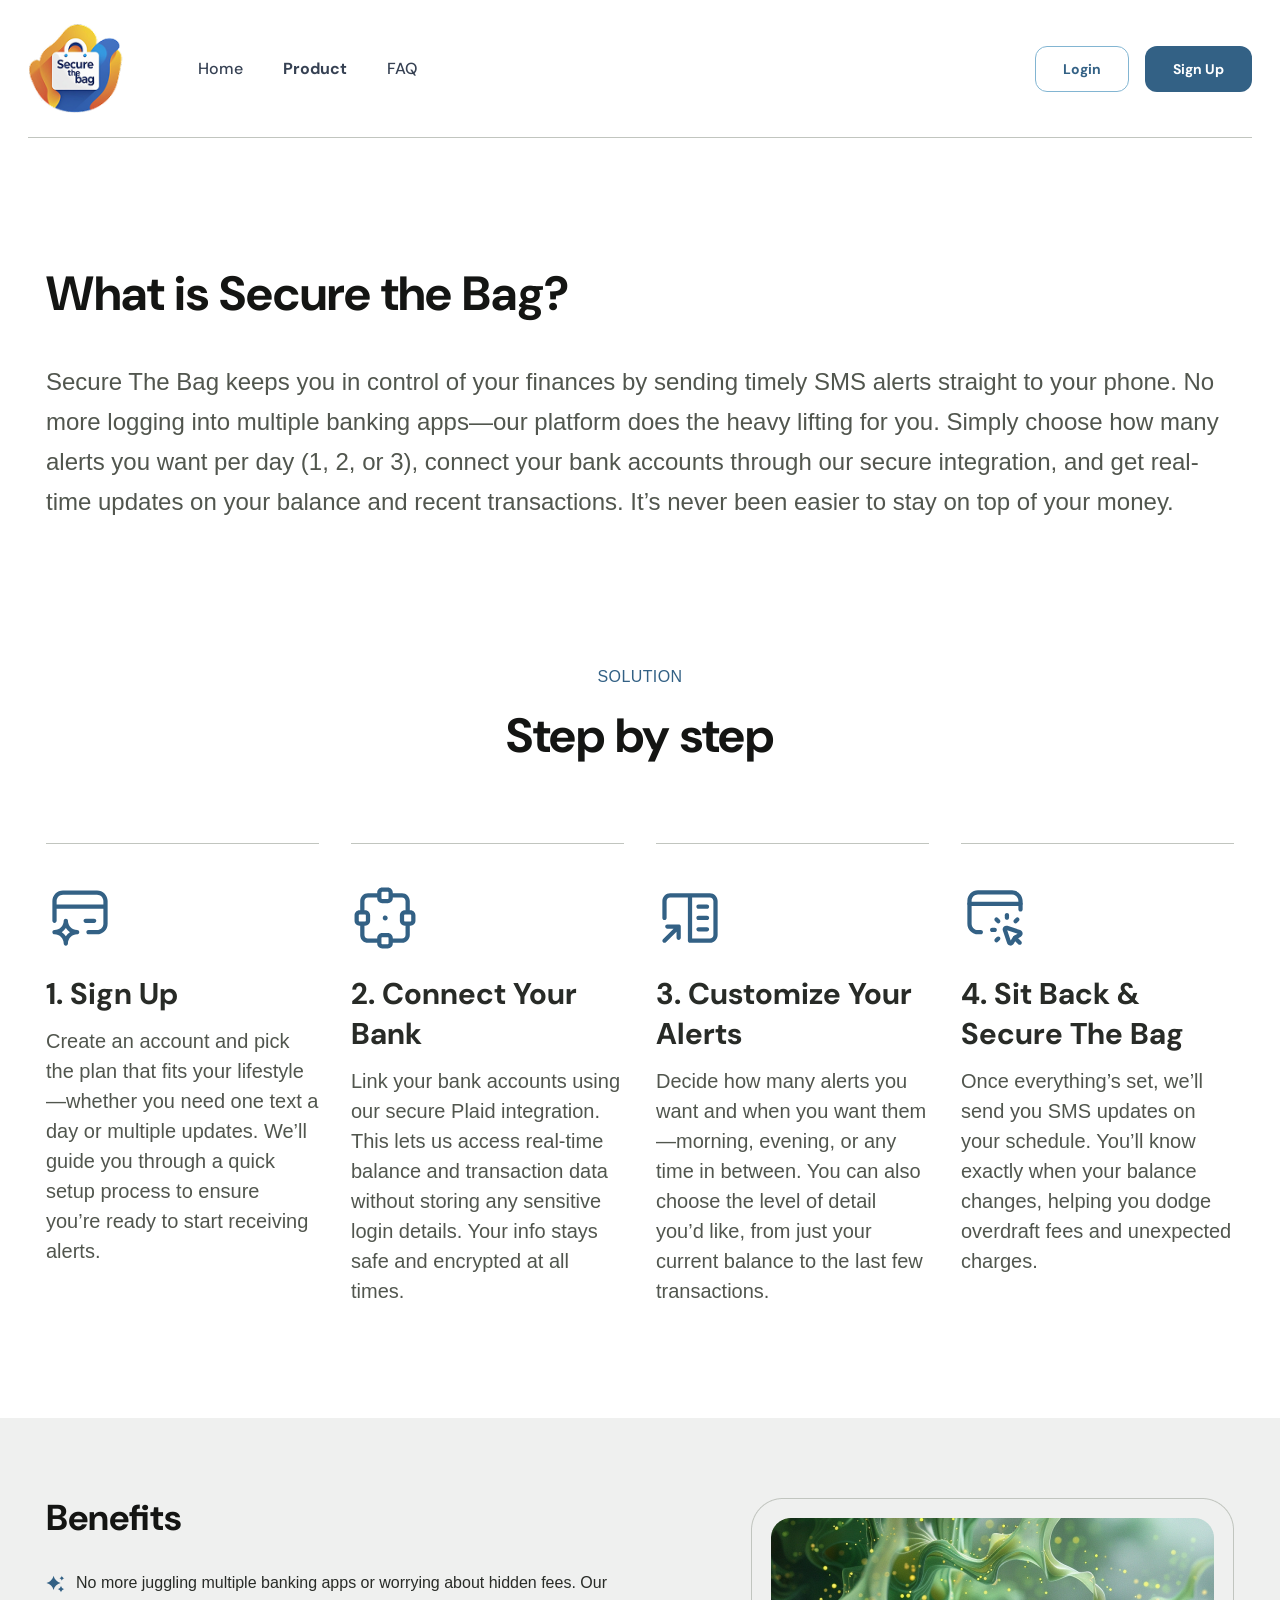
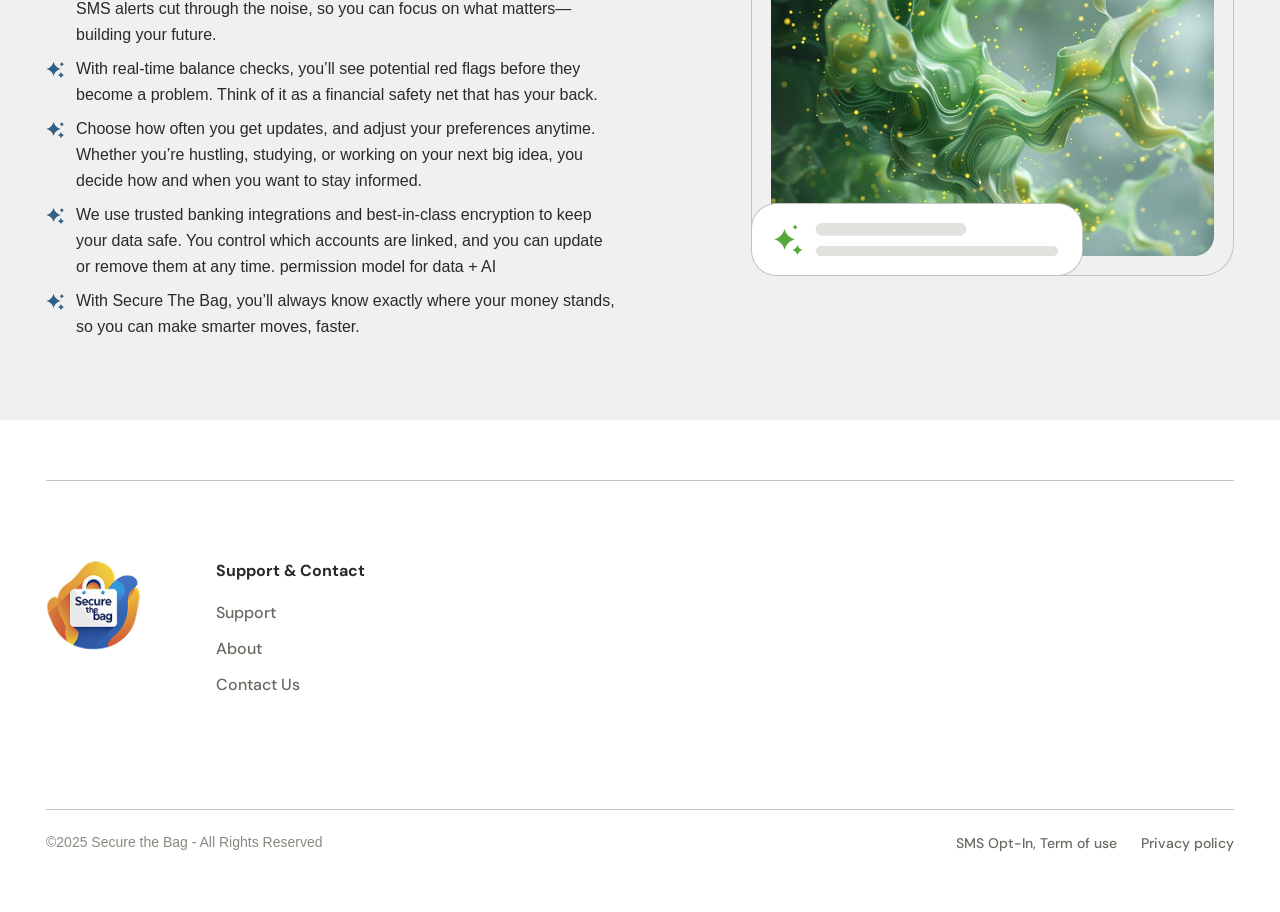
<file: src/product-page.html>
<!DOCTYPE html>
<html lang="en" data-theme="light" class="scroll-smooth">

<head>
  <meta charset="UTF-8" />
  <meta name="viewport" content="width=device-width, initial-scale=1.0" />
  <title>Secure The Bag</title>
  <link rel="shortcut icon" href="./images/favicon.ico" type="image/x-icon" />
  <!-- google font  -->
  <link rel="preconnect" href="https://fonts.googleapis.com">
  <link rel="preconnect" href="https://fonts.gstatic.com" crossorigin>
  <link
    href="https://fonts.googleapis.com/css2?family=DM+Sans:ital,opsz,wght@0,9..40,100..1000;1,9..40,100..1000&display=swap"
    rel="stylesheet">
  <link rel="stylesheet" href="./css/style.min.css">
</head>

<body>
  <!-- Preloader -->
  <div id="preloader" class="fixed inset-0 bg-white z-50 flex items-center justify-center">
    <img src="./images/logo-secure-the-bag.png" alt="">
    <div
      class="w-16 h-16 border-4 border-gray-300 rounded-full spinner border-t-blue-500 absolute left-0 right-0 m-auto">
    </div>
  </div>

  <header class="bg-white lg:px-7 px-4 ">
    <div class=" flex justify-between items-center py-6 border-b border-[#C1C5BF]">
      <!-- Logo and Navigation Links (Left Side) -->
      <div class="flex items-center gap-16">
        <a href=""><img src="./images/logo-secure-the-bag.png" alt="logo-secure-the-bag"
            class="w-[70px] lg:w-[106px]"></a>
        <!-- Navigation Links -->
        <nav class="hidden md:flex space-x-6 text-gray-700">
          <ul class="items-center gap-10 flex flex-row justify-start list-none">

            <li class="flex justify-start items-start overflow-hidden">
              <a href="index.html"
                class="text-center justify-start text-base font-medium font-DM leading-tight hover:text-blue2">
                Home</a>
            </li>

            <li class="flex justify-start items-start overflow-hidden">
              <a href="product-page.html"
                class="text-center justify-start text-base font-bold font-DM leading-tight hover:text-blue2">
                Product</a>
            </li>

            <li class="flex justify-start items-start overflow-hidden">
              <a href="faq.html"
                class="text-center justify-start text-base font-medium font-DM leading-tight hover:text-blue2">
                FAQ</a>
            </li>

          </ul>
        </nav>
      </div>

      <!-- Auth Buttons (Right Side) -->
      <div class="hidden md:flex space-x-4">
        <a href="#"
          class="px-7 py-4 bg-transparent rounded-xl outline-1 outline-offset-[-1px] outline-blue3 backdrop-blur-[6px] text-blue2 hover:bg-blue2 hover:text-white transition-all text-sm font-bold font-DM leading-none">
          Login
        </a>
        <a href=""
          class="px-7 py-4 bg-blue2 rounded-xl text-white text-sm font-bold font-DM leading-none outline-1 outline-offset-[-1px] outline-transparent hover:outline-blue3 hover:bg-transparent hover:text-blue2 transition-all">
          Sign Up
        </a>
      </div>

      <!-- Mobile View: Burger Menu (visible on small screens) -->
      <div class="md:hidden flex justify-between items-center ">

        <button id="hamburger-icon" class="text-blue3">
          <img src="./images/menu-icon.svg" alt="menu-icon" class="">
        </button>
      </div>
    </div>

    <!-- Mobile Navigation Menu (Off-Canvas) -->
    <div id="mobile-overlay"
      class="fixed inset-0 bg-black bg-opacity-50 z-50 hidden opacity-0 transition-opacity duration-500">
    </div>
    <div id="mobile-menu"
      class="fixed inset-0 bg-white z-50 transform -translate-x-full scale-95 transition-transform duration-500 ease-in-out">
      <!-- Close Button -->
      <button id="close-menu" class="absolute top-4 right-4 text-gray-600 text-3xl">
        <svg xmlns="http://www.w3.org/2000/svg" width="24" height="24" fill="currentColor" class="bi bi-x-lg"
          viewBox="0 0 16 16">
          <path
            d="M2.146 2.854a.5.5 0 1 1 .708-.708L8 7.293l5.146-5.147a.5.5 0 0 1 .708.708L8.707 8l5.147 5.146a.5.5 0 0 1-.708.708L8 8.707l-5.146 5.147a.5.5 0 0 1-.708-.708L7.293 8z" />
        </svg>
      </button>
      <!-- Menu Links -->
      <div class="flex flex-col items-center justify-center space-y-4 pt-20">
        <ul class="items-center gap-10 flex flex-col justify-start list-none">

          <li class="flex justify-start items-start overflow-hidden">
            <a href="index.html"
              class="text-center justify-start text-base font-medium font-DM leading-tight hover:text-blue2">
              Home</a>
          </li>

          <li class="flex justify-start items-start overflow-hidden">
            <a href="product-page.html"
              class="text-center justify-start text-base font-medium font-DM leading-tight hover:text-blue2">
              Product</a>
          </li>

          <li class="flex justify-start items-start overflow-hidden">
            <a href="faq.html"
              class="text-center justify-start text-base font-medium font-DM leading-tight hover:text-blue2">
              FAQ</a>
          </li>

        </ul>
        <div class="flex flex-col space-y-4 mt-6">
          <a href="#"
            class="px-7 py-4 bg-transparent rounded-xl outline-1 outline-offset-[-1px] outline-blue3 backdrop-blur-[6px] text-blue2 hover:bg-blue2 hover:text-white transition-all text-sm font-bold font-DM leading-none text-center">
            Login
          </a>
          <a href=""
            class="px-7 py-4 bg-blue2 rounded-xl text-white text-sm font-bold font-DM leading-none outline-1 outline-offset-[-1px] outline-transparent hover:outline-blue3 hover:bg-transparent hover:text-blue2 transition-all">
            Sign Up
          </a>
        </div>
      </div>
    </div>
  </header>

  <main>
    <!-- What is secure start  -->
    <section class="secure pt-16 lg:pt-32 pb-10 lg:pb-16 bg-Neutral-N0">
      <div class="container flex flex-col gap-5 lg:gap-10">

        <h1 class="text-NeutralStress text-3xl lg:text-5xl font-bold font-DM lg:leading-[55.68px]">
          What is Secure the Bag?</h1>

        <p class="text-NeutralSecondary text-lg lg:text-2xl font-normal font-Inter lg:leading-10">
          Secure The Bag keeps you in control of your finances by sending timely SMS alerts straight to your phone. No
          more logging into multiple banking apps—our platform does the heavy lifting for you. Simply choose how many
          alerts you want per day (1, 2, or 3), connect your bank accounts through our secure integration, and get
          real-time updates on your balance and recent transactions. It’s never been easier to stay on top of your
          money.</p>

      </div>
    </section>
    <!-- What is secure end -->
    <!-- step by step start  -->
    <section class="step-by-step pt-20 pb-28 bg-Neutral-N0">
      <div class="container flex flex-col gap-10 lg:gap-20">
        <div class="flex flex-col gap-2 lg:gap-5 justify-center text-center">
          <h4 class=" text-blue2 text-sm lg:text-base font-medium font-Inter uppercase leading-snug tracking-wide">
            Solution</h4>
          <h2
            class="text-center justify-start text-NeutralStress text-3xl lg:text-5xl font-bold font-DM lg:leading-[55.68px]">
            Step by step</h2>
        </div>
        <div class="grid lg:grid-cols-4 grid-cols-1 gap-8">
          <!-- single item start  -->
          <div class="col-span-1 flex flex-col gap-[22px]  border-t border-[#C1C5BF] pt-6 lg:pt-10">
            <div class="">
              <img src="./images/sign-up.svg" alt="sign-up">
            </div>
            <div class="flex flex-col gap-3">
              <h3 class="text-NeutralPrimary text-xl lg:text-3xl font-bold font-DM lg:leading-10">
                1.
                Sign Up</h3>
              <p class="text-NeutralSecondary text-base lg:text-xl font-normal font-Inter leading-normal">
                Create an account and pick the plan that fits your lifestyle—whether you need one text a day or multiple
                updates.
                We’ll guide you through a quick setup process to ensure you’re ready to start receiving alerts.</p>
            </div>
          </div>
          <!-- single item end -->

          <!-- single item start  -->
          <div class="col-span-1 flex flex-col gap-[22px]  border-t border-[#C1C5BF] pt-6 lg:pt-10">
            <div class="">
              <img src="./images/connect.svg" alt="connect">
            </div>
            <div class="flex flex-col gap-3">
              <h3 class="text-NeutralPrimary text-xl lg:text-3xl font-bold font-DM lg:leading-10">
                2. Connect Your Bank
              </h3>
              <p class="text-NeutralSecondary text-base lg:text-xl font-normal font-Inter leading-normal">
                Link your bank accounts using our secure Plaid integration. This lets us access real-time balance and
                transaction data
                without storing any sensitive login details. Your info stays safe and encrypted at all times.
              </p>
            </div>
          </div>
          <!-- single item end -->
          <!-- single item start  -->
          <div class="col-span-1 flex flex-col gap-[22px]  border-t border-[#C1C5BF] pt-6 lg:pt-10">
            <div class="">
              <img src="./images/customize.svg" alt="sign-up">
            </div>
            <div class="flex flex-col gap-3">
              <h3 class="text-NeutralPrimary text-xl lg:text-3xl font-bold font-DM lg:leading-10">
                3. Customize Your Alerts
              </h3>
              <p class="text-NeutralSecondary text-base lg:text-xl font-normal font-Inter leading-normal">
                Decide how many alerts you want and when you want them—morning, evening, or any time in between. You can
                also choose the
                level of detail you’d like, from just your current balance to the last few transactions.
              </p>
            </div>
          </div>
          <!-- single item end -->
          <!-- single item start  -->
          <div class="col-span-1 flex flex-col gap-[22px]  border-t border-[#C1C5BF] pt-6 lg:pt-10">
            <div class="">
              <img src="./images/site-back.svg" alt="sign-up">
            </div>
            <div class="flex flex-col gap-3">
              <h3 class="text-NeutralPrimary text-xl lg:text-3xl font-bold font-DM lg:leading-10">
                4. Sit Back & Secure The Bag
              </h3>
              <p class="text-NeutralSecondary text-base lg:text-xl font-normal font-Inter leading-normal">
                Once everything’s set, we’ll send you SMS updates on your schedule. You’ll know exactly when your
                balance changes,
                helping you dodge overdraft fees and unexpected charges.
              </p>
            </div>
          </div>
          <!-- single item end -->

        </div>
      </div>
    </section>
    <!-- step by step end -->

    <!-- benefits start  -->
    <section class="py-20 bg-BgNeutralDim">
      <div class="container">

        <div class="grid lg:grid-cols-12 grid-cols-1 gap-10">
          <div class="lg:col-span-6 col-span-1 lg:order-2 col-start-1">
            <img src="./images/benefits.png" alt="benefits" class="ml-auto">
          </div>
          <div class=" lg:col-span-6 col-span-1 lg:order-1">
            <h2 class="self-stretch justify-start text-Neutral-1000 text-3xl lg:text-4xl font-bold font-DM leading-10">
              Benefits
            </h2>
            <ul class="flex flex-col gap-2 mt-8">
              <li class="flex items-start gap-2.5">
                <img src="./images/AI.svg" alt="ai-icon" class="mt-1">
                <p class="text-NeutralPrimary text-base font-normal font-Inter leading-relaxed">
                  No more juggling multiple banking apps or worrying about hidden fees. Our SMS alerts cut through the
                  noise, so you can
                  focus on what matters—building your future.
                </p>
              </li>

              <li class="flex items-start gap-2.5">
                <img src="./images/AI.svg" alt="ai-icon" class="mt-1">
                <p class="text-NeutralPrimary text-base font-normal font-Inter leading-relaxed">
                  With real-time balance checks, you’ll see potential red flags before they become a problem. Think of
                  it as a financial
                  safety net that has your back.
                </p>
              </li>
              <li class="flex items-start gap-2.5">
                <img src="./images/AI.svg" alt="ai-icon" class="mt-1">
                <p class="text-NeutralPrimary text-base font-normal font-Inter leading-relaxed">
                  Choose how often you get updates, and adjust your preferences anytime. Whether you’re hustling,
                  studying, or working on
                  your next big idea, you decide how and when you want to stay informed.
                </p>
              </li>

              <li class="flex items-start gap-2.5">
                <img src="./images/AI.svg" alt="ai-icon" class="mt-1">
                <p class="text-NeutralPrimary text-base font-normal font-Inter leading-relaxed">
                  We use trusted banking integrations and best-in-class encryption to keep your data safe. You control
                  which accounts are
                  linked, and you can update or remove them at any time. permission model for data + AI
                </p>
              </li>
              <li class="flex items-start gap-2.5">
                <img src="./images/AI.svg" alt="ai-icon" class="mt-1">
                <p class="text-NeutralPrimary text-base font-normal font-Inter leading-relaxed">
                  With Secure The Bag, you’ll always know exactly where your money stands, so you can make smarter
                  moves, faster. 
                </p>
              </li>

            </ul>
          </div>
        </div>
      </div>
    </section>
    <!-- benefits end -->




  </main>

  <footer class=" py-[60px]">
    <div class="container mx-auto ">
      <!-- Main footer content -->
      <div
        class="flex flex-col sm:flex-row justify-start items-center sm:items-start gap-x-16 lg:pt-20 pt-10 pb-10 lg:pb-28 border-y border-[#C1C5BF] gap-y-6">
        <!-- Logo Section -->
        <div class="">
          <a href="index.html"><img src="./images/logo-secure-the-bag.png" alt="Secure the Bag Logo"
              class="w-[70px] lg:w-[106px]"></a>
        </div>
        <!-- Support & Contact Section -->
        <div class="text-center sm:text-left space-y-5">
          <h2 class=" text-NeutralPrimary text-base font-bold font-DM leading-tight">
            Support &
            Contact</h2>
          <ul class="space-y-3">

            <li>
              <a href=""
                class="text-center justify-start text-NeutralSubtle text-base font-medium font-DM leading-tight hover:text-blue2">
                Support</a>
            </li>
            <li>
              <a href=""
                class="text-center justify-start text-NeutralSubtle text-base font-medium font-DM leading-tight  hover:text-blue2">
                About</a>
            </li>
            <li>
              <a href=""
                class="text-center justify-start text-NeutralSubtle text-base font-medium font-DM leading-tight  hover:text-blue2">
                Contact Us</a>
            </li>

          </ul>
        </div>
      </div>

      <!-- Bottom Section -->
      <div
        class="pt-6 flex sm:flex-row lg:text-start text-center flex-col justify-between items-center gap-x-16 gap-y-4 flex-wrap lg:flex-row-reverse">



        <div class="flex flex-row gap-x-6 gap-y-3 flex-wrap">
          <a href="sms-opt-in-policy.html"
            class="text-center justify-start text-NeutralSubtle text-sm font-medium font-DM leading-none  hover:text-blue2">
            SMS Opt-In, Term of use</a>

          <a href="privacy-policy.html"
            class="text-center justify-start text-NeutralSubtle text-sm font-medium font-DM leading-none  hover:text-blue2">
            Privacy policy</a>
        </div>
        <p class="self-stretch justify-start text-NeutralDim text-sm font-normal font-Inter leading-tight">
          &copy;2025
          Secure the Bag - All Rights Reserved</p>
      </div>
    </div>
  </footer>



  <!-- JavaScript to toggle mobile menu visibility -->
  <script src="./js/index.js"></script>
</body>

</html>
</file>
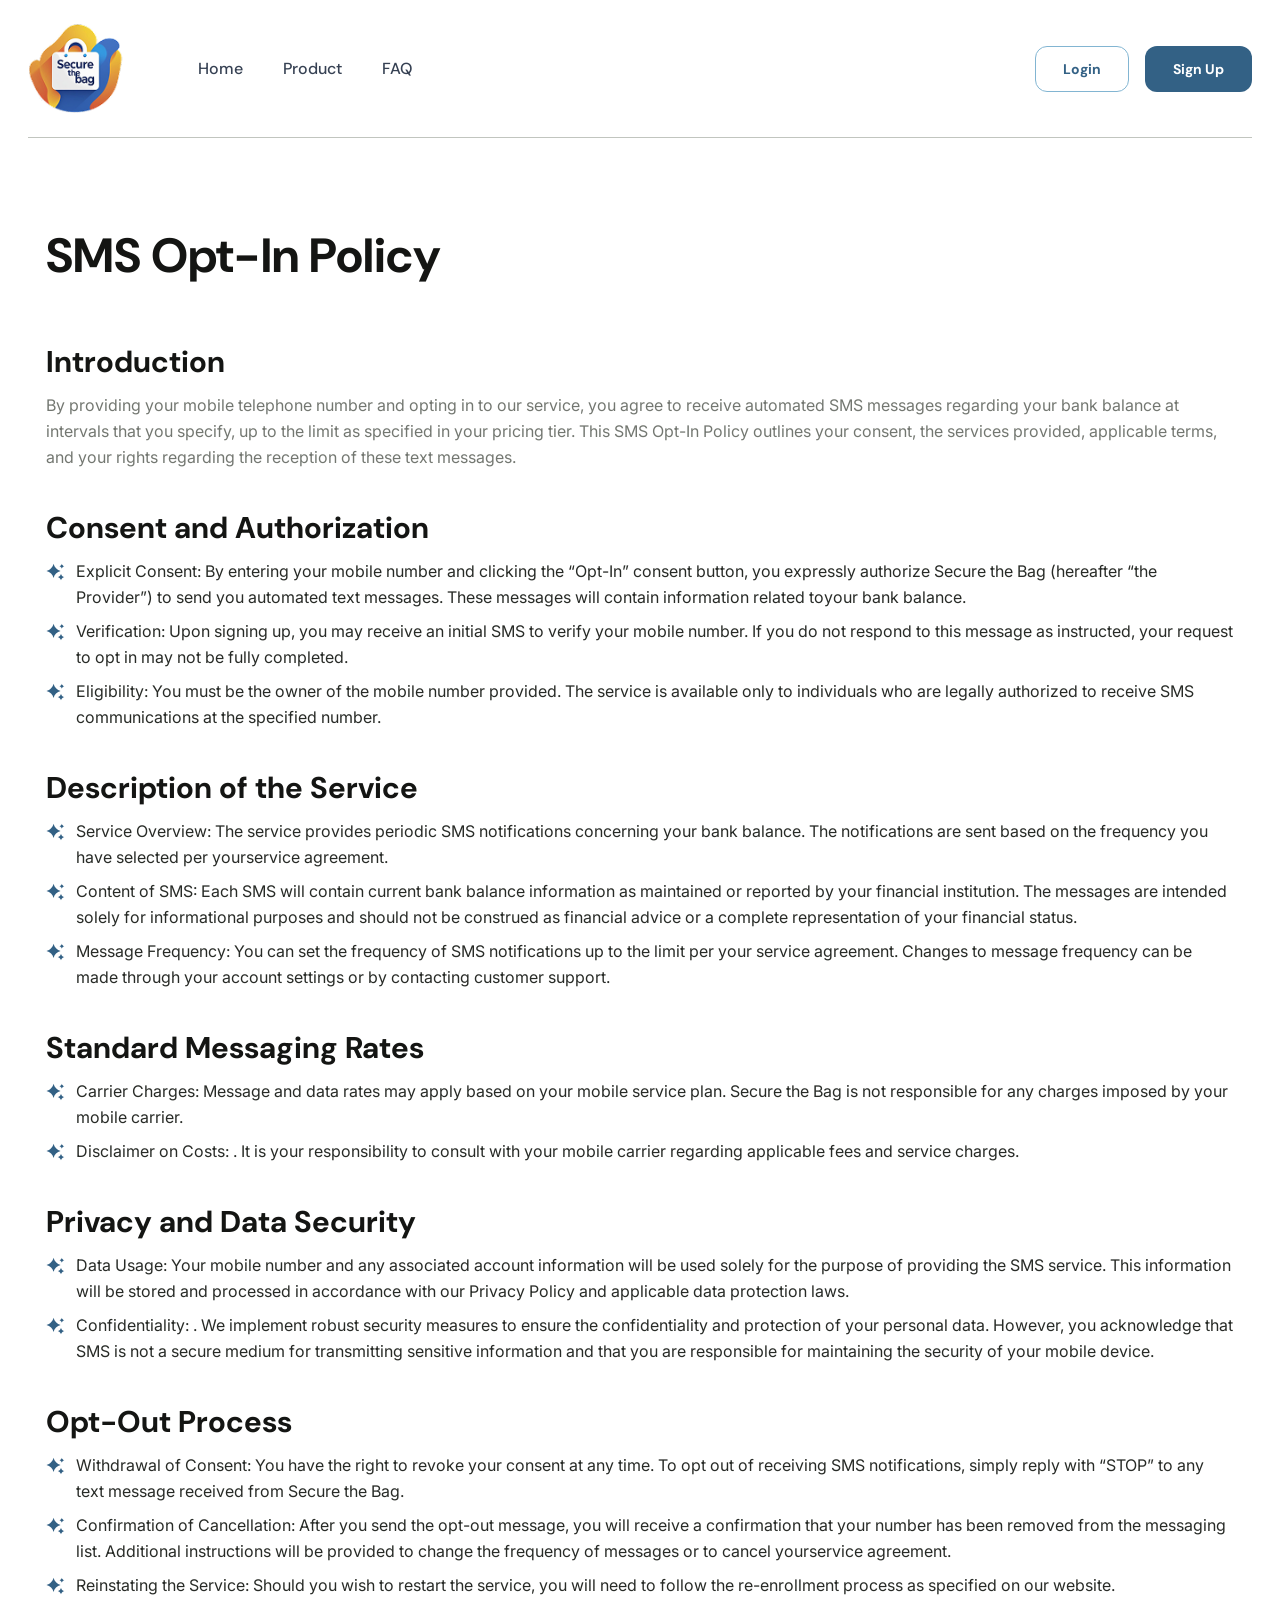
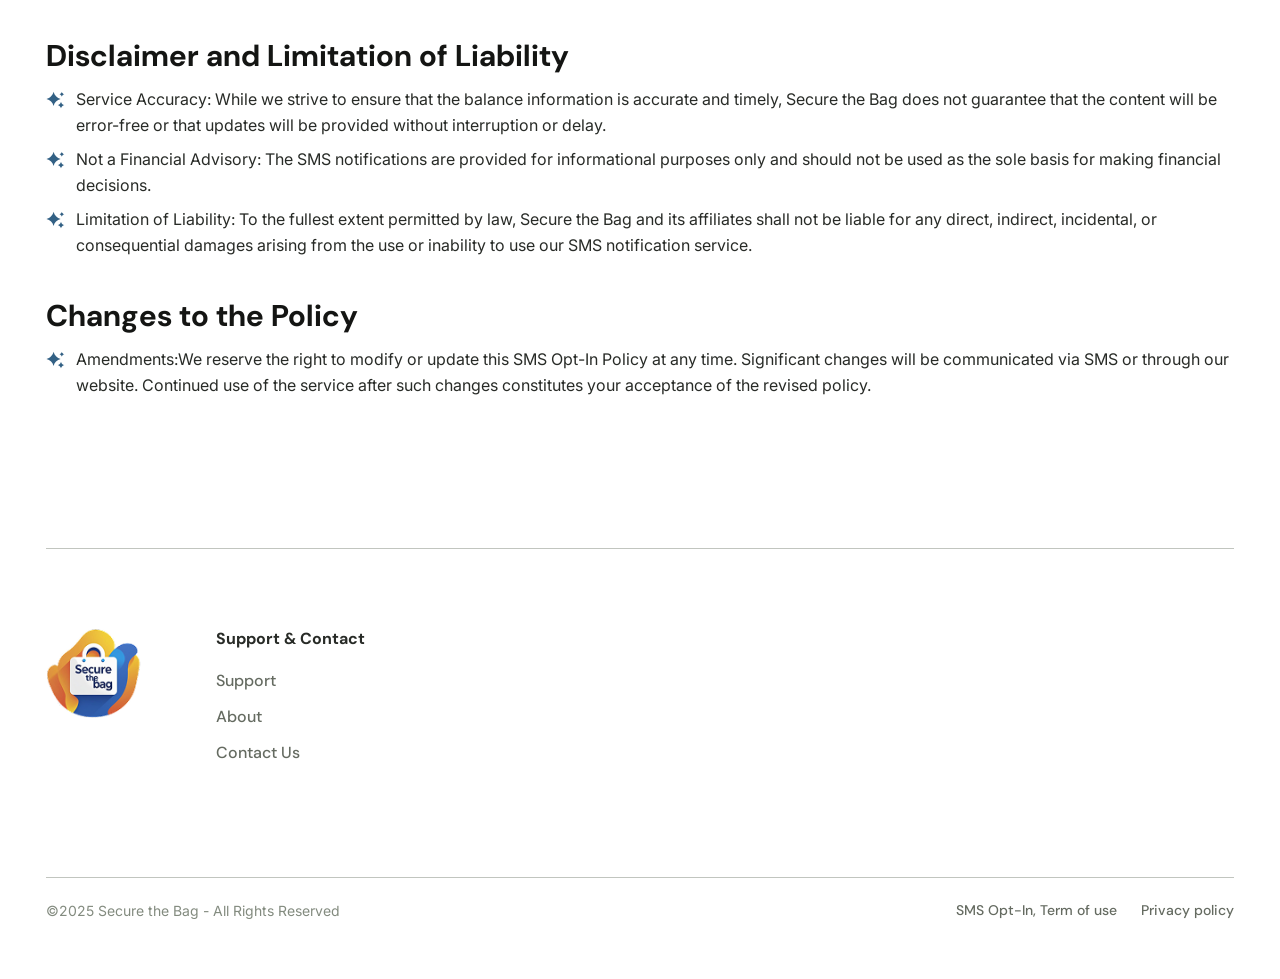
<file: src/sms-opt-in-policy.html>
<!DOCTYPE html>
<html lang="en" data-theme="light" class="scroll-smooth">

<head>
  <meta charset="UTF-8" />
  <meta name="viewport" content="width=device-width, initial-scale=1.0" />
  <title>Secure The Bag</title>
  <link rel="shortcut icon" href="./images/favicon.ico" type="image/x-icon" />
  <!-- google font  -->
  <link rel="preconnect" href="https://fonts.googleapis.com">
  <link rel="preconnect" href="https://fonts.gstatic.com" crossorigin>
  <link
    href="https://fonts.googleapis.com/css2?family=DM+Sans:ital,opsz,wght@0,9..40,100..1000;1,9..40,100..1000&family=Inter:ital,opsz,wght@0,14..32,100..900;1,14..32,100..900&display=swap"
    rel="stylesheet">
  <link rel="stylesheet" href="./css/style.min.css">
</head>

<body>

  <!-- Preloader -->
  <div id="preloader" class="fixed inset-0 bg-white z-50 flex items-center justify-center">
    <img src="./images/logo-secure-the-bag.png" alt="">
    <div
      class="w-16 h-16 border-4 border-gray-300 rounded-full spinner border-t-blue-500 absolute left-0 right-0 m-auto">
    </div>
  </div>

  <header class="bg-white lg:px-7 px-4 ">
    <div class=" flex justify-between items-center py-6 border-b border-[#C1C5BF]">
      <!-- Logo and Navigation Links (Left Side) -->
      <div class="flex items-center gap-16">
        <a href=""><img src="./images/logo-secure-the-bag.png" alt="logo-secure-the-bag"
            class="w-[70px] lg:w-[106px]"></a>
        <!-- Navigation Links -->
        <nav class="hidden md:flex space-x-6 text-gray-700">
          <ul class="items-center gap-10 flex flex-row justify-start list-none">

            <li class="flex justify-start items-start overflow-hidden">
              <a href="index.html"
                class="text-center justify-start text-base font-medium font-DM leading-tight hover:text-blue2">
                Home</a>
            </li>

            <li class="flex justify-start items-start overflow-hidden">
              <a href="product-page.html"
                class="text-center justify-start text-base font-medium font-DM leading-tight hover:text-blue2">
                Product</a>
            </li>

            <li class="flex justify-start items-start overflow-hidden">
              <a href="faq.html"
                class="text-center justify-start text-base font-medium font-DM leading-tight hover:text-blue2">
                FAQ</a>
            </li>

          </ul>
        </nav>
      </div>

      <!-- Auth Buttons (Right Side) -->
      <div class="hidden md:flex space-x-4">
        <a href="#"
          class="px-7 py-4 bg-transparent rounded-xl outline-1 outline-offset-[-1px] outline-blue3 backdrop-blur-[6px] text-blue2 hover:bg-blue2 hover:text-white transition-all text-sm font-bold font-DM leading-none">
          Login
        </a>
        <a href=""
          class="px-7 py-4 bg-blue2 rounded-xl text-white text-sm font-bold font-DM leading-none outline-1 outline-offset-[-1px] outline-transparent hover:outline-blue3 hover:bg-transparent hover:text-blue2 transition-all">
          Sign Up
        </a>
      </div>

      <!-- Mobile View: Burger Menu (visible on small screens) -->
      <div class="md:hidden flex justify-between items-center ">

        <button id="hamburger-icon" class="text-blue3">
          <img src="./images/menu-icon.svg" alt="menu-icon" class="">
        </button>
      </div>
    </div>

    <!-- Mobile Navigation Menu (Off-Canvas) -->
    <div id="mobile-overlay"
      class="fixed inset-0 bg-black bg-opacity-50 z-50 hidden opacity-0 transition-opacity duration-500">
    </div>
    <div id="mobile-menu"
      class="fixed inset-0 bg-white z-50 transform -translate-x-full scale-95 transition-transform duration-500 ease-in-out">
      <!-- Close Button -->
      <button id="close-menu" class="absolute top-4 right-4 text-gray-600 text-3xl">
        <svg xmlns="http://www.w3.org/2000/svg" width="24" height="24" fill="currentColor" class="bi bi-x-lg"
          viewBox="0 0 16 16">
          <path
            d="M2.146 2.854a.5.5 0 1 1 .708-.708L8 7.293l5.146-5.147a.5.5 0 0 1 .708.708L8.707 8l5.147 5.146a.5.5 0 0 1-.708.708L8 8.707l-5.146 5.147a.5.5 0 0 1-.708-.708L7.293 8z" />
        </svg>
      </button>
      <!-- Menu Links -->
      <div class="flex flex-col items-center justify-center space-y-4 pt-20">
        <ul class="items-center gap-10 flex flex-col justify-start list-none">

          <li class="flex justify-start items-start overflow-hidden">
            <a href="index.html"
              class="text-center justify-start text-base font-medium font-DM leading-tight hover:text-blue2">
              Home</a>
          </li>

          <li class="flex justify-start items-start overflow-hidden">
            <a href="product-page.html"
              class="text-center justify-start text-base font-medium font-DM leading-tight hover:text-blue2">
              Product</a>
          </li>

          <li class="flex justify-start items-start overflow-hidden">
            <a href="faq.html"
              class="text-center justify-start text-base font-medium font-DM leading-tight hover:text-blue2">
              FAQ</a>
          </li>

        </ul>
        <div class="flex flex-col space-y-4 mt-6">
          <a href="#"
            class="px-7 py-4 bg-transparent rounded-xl outline-1 outline-offset-[-1px] outline-blue3 backdrop-blur-[6px] text-blue2 hover:bg-blue2 hover:text-white transition-all text-sm font-bold font-DM leading-none text-center">
            Login
          </a>
          <a href=""
            class="px-7 py-4 bg-blue2 rounded-xl text-white text-sm font-bold font-DM leading-none outline-1 outline-offset-[-1px] outline-transparent hover:outline-blue3 hover:bg-transparent hover:text-blue2 transition-all">
            Sign Up
          </a>
        </div>
      </div>
    </div>
  </header>

  <main>
    <section class="opt-in py-10 lg:py-[90px]">
      <div class="container">

        <h1 class=" text-NeutralStress text-2xl lg:text-5xl font-bold font-DM leading-[55.68px]">
          SMS Opt-In Policy</h1>
        <div class=" mt-5 lg:mt-[60px] flex flex-col gap-10">
          <!-- single item start  -->
          <div class="flex flex-col gap-3">
            <h3 class="text-Neutral-1000 text-xl lg:text-3xl font-bold font-DM leading-9">
              Introduction</h3>
            <p class="opacity-80 justify-start text-Neutral-N800 text-base font-normal font-Inter leading-relaxed">
              By providing your mobile telephone number and opting in to our service, you agree to receive automated SMS
              messages
              regarding your bank balance at intervals that you specify, up to the limit as specified in your pricing
              tier. This SMS
              Opt-In Policy outlines your consent, the services provided, applicable terms, and your rights regarding
              the
              reception
              of these text messages.</p>
          </div>
          <!-- single item end -->
          <!-- single item start  -->
          <div class="flex flex-col gap-3">
            <h3 class="text-Neutral-1000 text-xl lg:text-3xl font-bold font-DM leading-9">
              Consent and Authorization</h3>
            <ul class="flex flex-col gap-2">
              <li class="flex items-start gap-2.5">
                <img src="./images/AI.svg" alt="ai-icon" class="mt-1">
                <p class="text-NeutralPrimary text-base font-normal font-Inter leading-relaxed">
                  Explicit Consent: By entering your mobile number and clicking the “Opt-In” consent button, you
                  expressly authorize
                  Secure the Bag (hereafter “the Provider”) to send you automated text messages. These messages will
                  contain information
                  related toyour bank balance.
                </p>
              </li>

              <li class="flex items-start gap-2.5">
                <img src="./images/AI.svg" alt="ai-icon" class="mt-1">
                <p class="text-NeutralPrimary text-base font-normal font-Inter leading-relaxed">
                  Verification: Upon signing up, you may receive an initial SMS to verify your mobile number. If you do
                  not respond to
                  this message as instructed, your request to opt in may not be fully completed.
                </p>
              </li>
              <li class="flex items-start gap-2.5">
                <img src="./images/AI.svg" alt="ai-icon" class="mt-1">
                <p class="text-NeutralPrimary text-base font-normal font-Inter leading-relaxed">
                  Eligibility: You must be the owner of the mobile number provided. The service is available only to
                  individuals who are
                  legally authorized to receive SMS communications at the specified number.
                </p>
              </li>
            </ul>
          </div>
          <!-- single item end -->

          <!-- single item start  -->
          <div class="flex flex-col gap-3">
            <h3 class="text-Neutral-1000 text-xl lg:text-3xl font-bold font-DM leading-9">
              Description of the Service
            </h3>
            <ul class="flex flex-col gap-2">
              <li class="flex items-start gap-2.5">
                <img src="./images/AI.svg" alt="ai-icon" class="mt-1">
                <p class="text-NeutralPrimary text-base font-normal font-Inter leading-relaxed">
                  Service Overview: The service provides periodic SMS notifications concerning your bank balance. The
                  notifications are
                  sent based on the frequency you have selected per yourservice agreement.
                </p>
              </li>

              <li class="flex items-start gap-2.5">
                <img src="./images/AI.svg" alt="ai-icon" class="mt-1">
                <p class="text-NeutralPrimary text-base font-normal font-Inter leading-relaxed">
                  Content of SMS: Each SMS will contain current bank balance information as maintained or reported by
                  your financial
                  institution. The messages are intended solely for informational purposes and should not be construed
                  as financial advice
                  or a complete representation of your financial status.
                </p>
              </li>
              <li class="flex items-start gap-2.5">
                <img src="./images/AI.svg" alt="ai-icon" class="mt-1">
                <p class="text-NeutralPrimary text-base font-normal font-Inter leading-relaxed">
                  Message Frequency: You can set the frequency of SMS notifications up to the limit per your service
                  agreement. Changes to
                  message frequency can be made through your account settings or by contacting customer support.
                </p>
              </li>

            </ul>
          </div>
          <!-- single item end -->

          <!-- single item start  -->
          <div class="flex flex-col gap-3">
            <h3 class="text-Neutral-1000 text-xl lg:text-3xl font-bold font-DM leading-9">
              Standard Messaging Rates
            </h3>
            <ul class="flex flex-col gap-2">
              <li class="flex items-start gap-2.5">
                <img src="./images/AI.svg" alt="ai-icon" class="mt-1">
                <p class="text-NeutralPrimary text-base font-normal font-Inter leading-relaxed">
                  Carrier Charges: Message and data rates may apply based on your mobile service plan. Secure the Bag is
                  not responsible
                  for any charges imposed by your mobile carrier.
                </p>
              </li>

              <li class="flex items-start gap-2.5">
                <img src="./images/AI.svg" alt="ai-icon" class="mt-1">
                <p class="text-NeutralPrimary text-base font-normal font-Inter leading-relaxed">
                  Disclaimer on Costs: . It is your responsibility to consult with your mobile carrier regarding
                  applicable fees and service charges.
                </p>
              </li>
            </ul>
          </div>
          <!-- single item end -->

          <!-- single item start  -->
          <div class="flex flex-col gap-3">
            <h3 class="text-Neutral-1000 text-xl lg:text-3xl font-bold font-DM leading-9">
              Privacy and Data Security
            </h3>
            <ul class="flex flex-col gap-2">
              <li class="flex items-start gap-2.5">
                <img src="./images/AI.svg" alt="ai-icon" class="mt-1">
                <p class="text-NeutralPrimary text-base font-normal font-Inter leading-relaxed">
                  Data Usage: Your mobile number and any associated account information will be used solely for the
                  purpose of providing
                  the SMS service. This information will be stored and processed in accordance with our Privacy Policy
                  and applicable data protection laws.
                </p>
              </li>

              <li class="flex items-start gap-2.5">
                <img src="./images/AI.svg" alt="ai-icon" class="mt-1">
                <p class="text-NeutralPrimary text-base font-normal font-Inter leading-relaxed">
                  Confidentiality: . We implement robust security measures to ensure the confidentiality and protection
                  of your personal
                  data. However, you acknowledge that SMS is not a secure medium for transmitting sensitive information
                  and that you are
                  responsible for maintaining the security of your mobile device.
                </p>
              </li>

            </ul>
          </div>
          <!-- single item end -->

          <!-- single item start  -->
          <div class="flex flex-col gap-3">
            <h3 class="text-Neutral-1000 text-xl lg:text-3xl font-bold font-DM leading-9">
              Opt-Out Process
            </h3>
            <ul class="flex flex-col gap-2">
              <li class="flex items-start gap-2.5">
                <img src="./images/AI.svg" alt="ai-icon" class="mt-1">
                <p class="text-NeutralPrimary text-base font-normal font-Inter leading-relaxed">
                  Withdrawal of Consent: You have the right to revoke your consent at any time. To opt out of receiving
                  SMS notifications,
                  simply reply with “STOP” to any text message received from Secure the Bag.
                </p>
              </li>

              <li class="flex items-start gap-2.5">
                <img src="./images/AI.svg" alt="ai-icon" class="mt-1">
                <p class="text-NeutralPrimary text-base font-normal font-Inter leading-relaxed">
                  Confirmation of Cancellation: After you send the opt-out message, you will receive a confirmation that
                  your number has
                  been removed from the messaging list. Additional instructions will be provided to change the frequency
                  of messages or to
                  cancel yourservice agreement.
                </p>
              </li>
              <li class="flex items-start gap-2.5">
                <img src="./images/AI.svg" alt="ai-icon" class="mt-1">
                <p class="text-NeutralPrimary text-base font-normal font-Inter leading-relaxed">
                  Reinstating the Service: Should you wish to restart the service, you will need to follow the
                  re-enrollment process as
                  specified on our website.
                </p>
              </li>
            </ul>
          </div>
          <!-- single item end -->

          <!-- single item start  -->
          <div class="flex flex-col gap-3">
            <h3 class="text-Neutral-1000 text-xl lg:text-3xl font-bold font-DM leading-9">
              Disclaimer and Limitation of Liability
            </h3>
            <ul class="flex flex-col gap-2">
              <li class="flex items-start gap-2.5">
                <img src="./images/AI.svg" alt="ai-icon" class="mt-1">
                <p class="text-NeutralPrimary text-base font-normal font-Inter leading-relaxed">
                  Service Accuracy: While we strive to ensure that the balance information is accurate and timely,
                  Secure the Bag does not
                  guarantee that the content will be error-free or that updates will be provided without interruption or
                  delay.
                </p>
              </li>

              <li class="flex items-start gap-2.5">
                <img src="./images/AI.svg" alt="ai-icon" class="mt-1">
                <p class="text-NeutralPrimary text-base font-normal font-Inter leading-relaxed">
                  Not a Financial Advisory: The SMS notifications are provided for informational purposes only and
                  should not be used as
                  the sole basis for making financial decisions.
                </p>
              </li>
              <li class="flex items-start gap-2.5">
                <img src="./images/AI.svg" alt="ai-icon" class="mt-1">
                <p class="text-NeutralPrimary text-base font-normal font-Inter leading-relaxed">
                  Limitation of Liability: To the fullest extent permitted by law, Secure the Bag and its affiliates
                  shall not be liable
                  for any direct, indirect, incidental, or consequential damages arising from the use or inability to
                  use our SMS notification service.
                </p>
              </li>

            </ul>
          </div>
          <!-- single item end -->

          <!-- single item start  -->
          <div class="flex flex-col gap-3">
            <h3 class="text-Neutral-1000 text-xl lg:text-3xl font-bold font-DM leading-9">
              Changes to the Policy
            </h3>
            <ul class="flex flex-col gap-2">
              <li class="flex items-start gap-2.5">
                <img src="./images/AI.svg" alt="ai-icon" class="mt-1">
                <p class="text-NeutralPrimary text-base font-normal font-Inter leading-relaxed">
                  Amendments:We reserve the right to modify or update this SMS Opt-In Policy at any time. Significant
                  changes will be
                  communicated via SMS or through our website. Continued use of the service after such changes
                  constitutes your acceptance
                  of the revised policy.
                </p>
              </li>
            </ul>
          </div>
          <!-- single item end -->



        </div>
      </div>
    </section>
  </main>

  <footer class=" py-[60px]">
    <div class="container mx-auto ">
      <!-- Main footer content -->
      <div
        class="flex flex-col sm:flex-row justify-start items-center sm:items-start gap-x-16 lg:pt-20 pt-10 pb-10 lg:pb-28 border-y border-[#C1C5BF] gap-y-6">
        <!-- Logo Section -->
        <div class="">
          <a href="index.html"><img src="./images/logo-secure-the-bag.png" alt="Secure the Bag Logo"
              class="w-[70px] lg:w-[106px]"></a>
        </div>
        <!-- Support & Contact Section -->
        <div class="text-center sm:text-left space-y-5">
          <h2 class=" text-NeutralPrimary text-base font-bold font-DM leading-tight">
            Support &
            Contact</h2>
          <ul class="space-y-3">

            <li>
              <a href=""
                class="text-center justify-start text-NeutralSubtle text-base font-medium font-DM leading-tight hover:text-blue2">
                Support</a>
            </li>
            <li>
              <a href=""
                class="text-center justify-start text-NeutralSubtle text-base font-medium font-DM leading-tight  hover:text-blue2">
                About</a>
            </li>
            <li>
              <a href=""
                class="text-center justify-start text-NeutralSubtle text-base font-medium font-DM leading-tight  hover:text-blue2">
                Contact Us</a>
            </li>

          </ul>
        </div>
      </div>

      <!-- Bottom Section -->
      <div
        class="pt-6 flex sm:flex-row lg:text-start text-center flex-col justify-between items-center gap-x-16 gap-y-4 flex-wrap lg:flex-row-reverse">



        <div class="flex flex-row gap-x-6 gap-y-3 flex-wrap">
          <a href="sms-opt-in-policy.html"
            class="text-center justify-start text-NeutralSubtle text-sm font-medium font-DM leading-none  hover:text-blue2">
            SMS Opt-In, Term of use</a>

          <a href="privacy-policy.html"
            class="text-center justify-start text-NeutralSubtle text-sm font-medium font-DM leading-none  hover:text-blue2">
            Privacy policy</a>
        </div>
        <p class="self-stretch justify-start text-NeutralDim text-sm font-normal font-Inter leading-tight">
          &copy;2025
          Secure the Bag - All Rights Reserved</p>
      </div>
    </div>
  </footer>



  <!-- JavaScript to toggle mobile menu visibility -->
  <script src="./js/index.js"></script>
</body>

</html>
</file>
<file: src/css/style.min.css>
/*! tailwindcss v4.1.5 | MIT License | https://tailwindcss.com */
@layer properties{@supports (((-webkit-hyphens:none)) and (not (margin-trim:inline))) or ((-moz-orient:inline) and (not (color:rgb(from red r g b)))){*,:before,:after,::backdrop{--tw-translate-x:0;--tw-translate-y:0;--tw-translate-z:0;--tw-scale-x:1;--tw-scale-y:1;--tw-scale-z:1;--tw-rotate-x:initial;--tw-rotate-y:initial;--tw-rotate-z:initial;--tw-skew-x:initial;--tw-skew-y:initial;--tw-space-y-reverse:0;--tw-space-x-reverse:0;--tw-border-style:solid;--tw-leading:initial;--tw-font-weight:initial;--tw-tracking:initial;--tw-outline-style:solid;--tw-blur:initial;--tw-brightness:initial;--tw-contrast:initial;--tw-grayscale:initial;--tw-hue-rotate:initial;--tw-invert:initial;--tw-opacity:initial;--tw-saturate:initial;--tw-sepia:initial;--tw-drop-shadow:initial;--tw-drop-shadow-color:initial;--tw-drop-shadow-alpha:100%;--tw-drop-shadow-size:initial;--tw-backdrop-blur:initial;--tw-backdrop-brightness:initial;--tw-backdrop-contrast:initial;--tw-backdrop-grayscale:initial;--tw-backdrop-hue-rotate:initial;--tw-backdrop-invert:initial;--tw-backdrop-opacity:initial;--tw-backdrop-saturate:initial;--tw-backdrop-sepia:initial;--tw-duration:initial;--tw-ease:initial}}}@layer theme{:root,:host{--font-sans:ui-sans-serif,system-ui,sans-serif,"Apple Color Emoji","Segoe UI Emoji","Segoe UI Symbol","Noto Color Emoji";--font-mono:ui-monospace,SFMono-Regular,Menlo,Monaco,Consolas,"Liberation Mono","Courier New",monospace;--color-blue-500:oklch(62.3% .214 259.815);--color-gray-300:oklch(87.2% .01 258.338);--color-gray-600:oklch(44.6% .03 256.802);--color-gray-700:oklch(37.3% .034 259.733);--color-black:#000;--color-white:#fff;--spacing:.25rem;--container-sm:100%;--container-md:768px;--container-lg:1024px;--container-xl:1220px;--text-sm:.875rem;--text-sm--line-height:calc(1.25/.875);--text-base:1rem;--text-base--line-height:calc(1.5/1);--text-lg:1.125rem;--text-lg--line-height:calc(1.75/1.125);--text-xl:1.25rem;--text-xl--line-height:calc(1.75/1.25);--text-2xl:1.5rem;--text-2xl--line-height:calc(2/1.5);--text-3xl:1.875rem;--text-3xl--line-height:calc(2.25/1.875);--text-4xl:2.25rem;--text-4xl--line-height:calc(2.5/2.25);--text-5xl:3rem;--text-5xl--line-height:1;--font-weight-normal:400;--font-weight-medium:500;--font-weight-bold:700;--tracking-wide:.025em;--leading-tight:1.25;--leading-snug:1.375;--leading-normal:1.5;--leading-relaxed:1.625;--leading-loose:2;--radius-xl:.75rem;--radius-2xl:1rem;--radius-3xl:1.5rem;--ease-in-out:cubic-bezier(.4,0,.2,1);--default-transition-duration:.15s;--default-transition-timing-function:cubic-bezier(.4,0,.2,1);--default-font-family:var(--font-sans);--default-mono-font-family:var(--font-mono);--font-DM:"DM Sans",sans-serif;--font-Inter:"Inter",sans-serif;--screen-xsm:370px;--screen-sm:480px;--screen-md:768px;--screen-lg:1024px;--container-padding:1rem;--color-TextColor:#51564e;--color-NeutralPrimary:#282b27;--color-NeutralSubtle:#656b61;--color-NeutralDim:#838b7f;--color-NeutralStress:#141513;--color-NeutralSecondary:#51564e;--color-Neutral-1000:#141513;--color-BgNeutralDim:#eff0ef;--color-blue2:#336185;--color-blue3:#82b5d2}}@layer base{*,:after,:before,::backdrop{box-sizing:border-box;border:0 solid;margin:0;padding:0}::file-selector-button{box-sizing:border-box;border:0 solid;margin:0;padding:0}html,:host{-webkit-text-size-adjust:100%;tab-size:4;line-height:1.5;font-family:var(--default-font-family,ui-sans-serif,system-ui,sans-serif,"Apple Color Emoji","Segoe UI Emoji","Segoe UI Symbol","Noto Color Emoji");font-feature-settings:var(--default-font-feature-settings,normal);font-variation-settings:var(--default-font-variation-settings,normal);-webkit-tap-highlight-color:transparent}hr{height:0;color:inherit;border-top-width:1px}abbr:where([title]){-webkit-text-decoration:underline dotted;text-decoration:underline dotted}h1,h2,h3,h4,h5,h6{font-size:inherit;font-weight:inherit}a{color:inherit;-webkit-text-decoration:inherit;-webkit-text-decoration:inherit;-webkit-text-decoration:inherit;text-decoration:inherit}b,strong{font-weight:bolder}code,kbd,samp,pre{font-family:var(--default-mono-font-family,ui-monospace,SFMono-Regular,Menlo,Monaco,Consolas,"Liberation Mono","Courier New",monospace);font-feature-settings:var(--default-mono-font-feature-settings,normal);font-variation-settings:var(--default-mono-font-variation-settings,normal);font-size:1em}small{font-size:80%}sub,sup{vertical-align:baseline;font-size:75%;line-height:0;position:relative}sub{bottom:-.25em}sup{top:-.5em}table{text-indent:0;border-color:inherit;border-collapse:collapse}:-moz-focusring{outline:auto}progress{vertical-align:baseline}summary{display:list-item}ol,ul,menu{list-style:none}img,svg,video,canvas,audio,iframe,embed,object{vertical-align:middle;display:block}img,video{max-width:100%;height:auto}button,input,select,optgroup,textarea{font:inherit;font-feature-settings:inherit;font-variation-settings:inherit;letter-spacing:inherit;color:inherit;opacity:1;background-color:#0000;border-radius:0}::file-selector-button{font:inherit;font-feature-settings:inherit;font-variation-settings:inherit;letter-spacing:inherit;color:inherit;opacity:1;background-color:#0000;border-radius:0}:where(select:is([multiple],[size])) optgroup{font-weight:bolder}:where(select:is([multiple],[size])) optgroup option{padding-inline-start:20px}::file-selector-button{margin-inline-end:4px}::placeholder{opacity:1}@supports (not ((-webkit-appearance:-apple-pay-button))) or (contain-intrinsic-size:1px){::placeholder{color:currentColor}@supports (color:color-mix(in lab, red, red)){::placeholder{color:color-mix(in oklab,currentcolor 50%,transparent)}}}textarea{resize:vertical}::-webkit-search-decoration{-webkit-appearance:none}::-webkit-date-and-time-value{min-height:1lh;text-align:inherit}::-webkit-datetime-edit{display:inline-flex}::-webkit-datetime-edit-fields-wrapper{padding:0}::-webkit-datetime-edit{padding-block:0}::-webkit-datetime-edit-year-field{padding-block:0}::-webkit-datetime-edit-month-field{padding-block:0}::-webkit-datetime-edit-day-field{padding-block:0}::-webkit-datetime-edit-hour-field{padding-block:0}::-webkit-datetime-edit-minute-field{padding-block:0}::-webkit-datetime-edit-second-field{padding-block:0}::-webkit-datetime-edit-millisecond-field{padding-block:0}::-webkit-datetime-edit-meridiem-field{padding-block:0}:-moz-ui-invalid{box-shadow:none}button,input:where([type=button],[type=reset],[type=submit]){appearance:button}::file-selector-button{appearance:button}::-webkit-inner-spin-button{height:auto}::-webkit-outer-spin-button{height:auto}[hidden]:where(:not([hidden=until-found])){display:none!important}}@layer components;@layer utilities{.absolute{position:absolute}.fixed{position:fixed}.inset-0{inset:calc(var(--spacing)*0)}.top-4{top:calc(var(--spacing)*4)}.right-0{right:calc(var(--spacing)*0)}.right-4{right:calc(var(--spacing)*4)}.left-0{left:calc(var(--spacing)*0)}.z-50{z-index:50}.col-span-1{grid-column:span 1/span 1}.col-start-1{grid-column-start:1}.container{width:100%}@media (min-width:40rem){.container{max-width:40rem}}@media (min-width:48rem){.container{max-width:48rem}}@media (min-width:64rem){.container{max-width:64rem}}@media (min-width:80rem){.container{max-width:80rem}}@media (min-width:96rem){.container{max-width:96rem}}.m-auto{margin:auto}.mx-auto{margin-inline:auto}.mt-1{margin-top:calc(var(--spacing)*1)}.mt-5{margin-top:calc(var(--spacing)*5)}.mt-6{margin-top:calc(var(--spacing)*6)}.mt-8{margin-top:calc(var(--spacing)*8)}.ml-auto{margin-left:auto}.flex{display:flex}.grid{display:grid}.hidden{display:none}.inline-block{display:inline-block}.h-16{height:calc(var(--spacing)*16)}.w-16{width:calc(var(--spacing)*16)}.w-80{width:calc(var(--spacing)*80)}.w-\[70px\]{width:70px}.w-\[695px\]{width:695px}.max-w-full{max-width:100%}.-translate-x-full{--tw-translate-x:-100%;translate:var(--tw-translate-x)var(--tw-translate-y)}.translate-x-0{--tw-translate-x:calc(var(--spacing)*0);translate:var(--tw-translate-x)var(--tw-translate-y)}.scale-95{--tw-scale-x:95%;--tw-scale-y:95%;--tw-scale-z:95%;scale:var(--tw-scale-x)var(--tw-scale-y)}.scale-100{--tw-scale-x:100%;--tw-scale-y:100%;--tw-scale-z:100%;scale:var(--tw-scale-x)var(--tw-scale-y)}.transform{transform:var(--tw-rotate-x,)var(--tw-rotate-y,)var(--tw-rotate-z,)var(--tw-skew-x,)var(--tw-skew-y,)}.list-none{list-style-type:none}.grid-cols-1{grid-template-columns:repeat(1,minmax(0,1fr))}.flex-col{flex-direction:column}.flex-row{flex-direction:row}.flex-wrap{flex-wrap:wrap}.items-center{align-items:center}.items-start{align-items:flex-start}.justify-between{justify-content:space-between}.justify-center{justify-content:center}.justify-start{justify-content:flex-start}.gap-2{gap:calc(var(--spacing)*2)}.gap-2\.5{gap:calc(var(--spacing)*2.5)}.gap-3{gap:calc(var(--spacing)*3)}.gap-5{gap:calc(var(--spacing)*5)}.gap-8{gap:calc(var(--spacing)*8)}.gap-10{gap:calc(var(--spacing)*10)}.gap-16{gap:calc(var(--spacing)*16)}.gap-\[22px\]{gap:22px}:where(.space-y-3>:not(:last-child)){--tw-space-y-reverse:0;margin-block-start:calc(calc(var(--spacing)*3)*var(--tw-space-y-reverse));margin-block-end:calc(calc(var(--spacing)*3)*calc(1 - var(--tw-space-y-reverse)))}:where(.space-y-4>:not(:last-child)){--tw-space-y-reverse:0;margin-block-start:calc(calc(var(--spacing)*4)*var(--tw-space-y-reverse));margin-block-end:calc(calc(var(--spacing)*4)*calc(1 - var(--tw-space-y-reverse)))}:where(.space-y-5>:not(:last-child)){--tw-space-y-reverse:0;margin-block-start:calc(calc(var(--spacing)*5)*var(--tw-space-y-reverse));margin-block-end:calc(calc(var(--spacing)*5)*calc(1 - var(--tw-space-y-reverse)))}:where(.space-y-\[60px\]>:not(:last-child)){--tw-space-y-reverse:0;margin-block-start:calc(60px*var(--tw-space-y-reverse));margin-block-end:calc(60px*calc(1 - var(--tw-space-y-reverse)))}.gap-x-6{column-gap:calc(var(--spacing)*6)}.gap-x-16{column-gap:calc(var(--spacing)*16)}:where(.space-x-4>:not(:last-child)){--tw-space-x-reverse:0;margin-inline-start:calc(calc(var(--spacing)*4)*var(--tw-space-x-reverse));margin-inline-end:calc(calc(var(--spacing)*4)*calc(1 - var(--tw-space-x-reverse)))}:where(.space-x-6>:not(:last-child)){--tw-space-x-reverse:0;margin-inline-start:calc(calc(var(--spacing)*6)*var(--tw-space-x-reverse));margin-inline-end:calc(calc(var(--spacing)*6)*calc(1 - var(--tw-space-x-reverse)))}.gap-y-3{row-gap:calc(var(--spacing)*3)}.gap-y-4{row-gap:calc(var(--spacing)*4)}.gap-y-5{row-gap:calc(var(--spacing)*5)}.gap-y-6{row-gap:calc(var(--spacing)*6)}.gap-y-8{row-gap:calc(var(--spacing)*8)}.gap-y-10{row-gap:calc(var(--spacing)*10)}.self-stretch{align-self:stretch}.overflow-hidden{overflow:hidden}.scroll-smooth{scroll-behavior:smooth}.rounded-2xl{border-radius:var(--radius-2xl)}.rounded-3xl{border-radius:var(--radius-3xl)}.rounded-full{border-radius:3.40282e38px}.rounded-xl{border-radius:var(--radius-xl)}.border-4{border-style:var(--tw-border-style);border-width:4px}.border-y{border-block-style:var(--tw-border-style);border-block-width:1px}.border-t{border-top-style:var(--tw-border-style);border-top-width:1px}.border-b{border-bottom-style:var(--tw-border-style);border-bottom-width:1px}.border-\[\#C1C5BF\]{border-color:#c1c5bf}.border-gray-300{border-color:var(--color-gray-300)}.border-t-blue-500{border-top-color:var(--color-blue-500)}.bg-BgNeutralDim{background-color:var(--color-BgNeutralDim)}.bg-black{background-color:var(--color-black)}.bg-blue2{background-color:var(--color-blue2)}.bg-transparent{background-color:#0000}.bg-white{background-color:var(--color-white)}.px-4{padding-inline:calc(var(--spacing)*4)}.px-6{padding-inline:calc(var(--spacing)*6)}.px-7{padding-inline:calc(var(--spacing)*7)}.py-4{padding-block:calc(var(--spacing)*4)}.py-6{padding-block:calc(var(--spacing)*6)}.py-10{padding-block:calc(var(--spacing)*10)}.py-20{padding-block:calc(var(--spacing)*20)}.py-32{padding-block:calc(var(--spacing)*32)}.py-\[60px\]{padding-block:60px}.py-\[68px\]{padding-block:68px}.pt-6{padding-top:calc(var(--spacing)*6)}.pt-10{padding-top:calc(var(--spacing)*10)}.pt-16{padding-top:calc(var(--spacing)*16)}.pt-20{padding-top:calc(var(--spacing)*20)}.pb-8{padding-bottom:calc(var(--spacing)*8)}.pb-10{padding-bottom:calc(var(--spacing)*10)}.pb-12{padding-bottom:calc(var(--spacing)*12)}.pb-16{padding-bottom:calc(var(--spacing)*16)}.pb-28{padding-bottom:calc(var(--spacing)*28)}.text-center{text-align:center}.font-DM{font-family:var(--font-DM)}.font-Inter{font-family:var(--font-Inter)}.text-2xl{font-size:var(--text-2xl);line-height:var(--tw-leading,var(--text-2xl--line-height))}.text-3xl{font-size:var(--text-3xl);line-height:var(--tw-leading,var(--text-3xl--line-height))}.text-4xl{font-size:var(--text-4xl);line-height:var(--tw-leading,var(--text-4xl--line-height))}.text-base{font-size:var(--text-base);line-height:var(--tw-leading,var(--text-base--line-height))}.text-lg{font-size:var(--text-lg);line-height:var(--tw-leading,var(--text-lg--line-height))}.text-sm{font-size:var(--text-sm);line-height:var(--tw-leading,var(--text-sm--line-height))}.text-xl{font-size:var(--text-xl);line-height:var(--tw-leading,var(--text-xl--line-height))}.leading-9{--tw-leading:calc(var(--spacing)*9);line-height:calc(var(--spacing)*9)}.leading-10{--tw-leading:calc(var(--spacing)*10);line-height:calc(var(--spacing)*10)}.leading-\[55\.68px\]{--tw-leading:55.68px;line-height:55.68px}.leading-loose{--tw-leading:var(--leading-loose);line-height:var(--leading-loose)}.leading-none{--tw-leading:1;line-height:1}.leading-normal{--tw-leading:var(--leading-normal);line-height:var(--leading-normal)}.leading-relaxed{--tw-leading:var(--leading-relaxed);line-height:var(--leading-relaxed)}.leading-snug{--tw-leading:var(--leading-snug);line-height:var(--leading-snug)}.leading-tight{--tw-leading:var(--leading-tight);line-height:var(--leading-tight)}.font-bold{--tw-font-weight:var(--font-weight-bold);font-weight:var(--font-weight-bold)}.font-medium{--tw-font-weight:var(--font-weight-medium);font-weight:var(--font-weight-medium)}.font-normal{--tw-font-weight:var(--font-weight-normal);font-weight:var(--font-weight-normal)}.tracking-wide{--tw-tracking:var(--tracking-wide);letter-spacing:var(--tracking-wide)}.text-Neutral-1000{color:var(--color-Neutral-1000)}.text-NeutralDim{color:var(--color-NeutralDim)}.text-NeutralPrimary{color:var(--color-NeutralPrimary)}.text-NeutralSecondary{color:var(--color-NeutralSecondary)}.text-NeutralStress{color:var(--color-NeutralStress)}.text-NeutralSubtle{color:var(--color-NeutralSubtle)}.text-blue2{color:var(--color-blue2)}.text-blue3{color:var(--color-blue3)}.text-gray-600{color:var(--color-gray-600)}.text-gray-700{color:var(--color-gray-700)}.text-white{color:var(--color-white)}.uppercase{text-transform:uppercase}.opacity-0{opacity:0}.opacity-80{opacity:.8}.opacity-100{opacity:1}.outline-1{outline-style:var(--tw-outline-style);outline-width:1px}.outline-offset-\[-1px\]{outline-offset:-1px}.outline-blue3{outline-color:var(--color-blue3)}.outline-transparent{outline-color:#0000}.filter{filter:var(--tw-blur,)var(--tw-brightness,)var(--tw-contrast,)var(--tw-grayscale,)var(--tw-hue-rotate,)var(--tw-invert,)var(--tw-saturate,)var(--tw-sepia,)var(--tw-drop-shadow,)}.backdrop-blur-\[6px\]{--tw-backdrop-blur:blur(6px);-webkit-backdrop-filter:var(--tw-backdrop-blur,)var(--tw-backdrop-brightness,)var(--tw-backdrop-contrast,)var(--tw-backdrop-grayscale,)var(--tw-backdrop-hue-rotate,)var(--tw-backdrop-invert,)var(--tw-backdrop-opacity,)var(--tw-backdrop-saturate,)var(--tw-backdrop-sepia,);backdrop-filter:var(--tw-backdrop-blur,)var(--tw-backdrop-brightness,)var(--tw-backdrop-contrast,)var(--tw-backdrop-grayscale,)var(--tw-backdrop-hue-rotate,)var(--tw-backdrop-invert,)var(--tw-backdrop-opacity,)var(--tw-backdrop-saturate,)var(--tw-backdrop-sepia,)}.transition-all{transition-property:all;transition-timing-function:var(--tw-ease,var(--default-transition-timing-function));transition-duration:var(--tw-duration,var(--default-transition-duration))}.transition-opacity{transition-property:opacity;transition-timing-function:var(--tw-ease,var(--default-transition-timing-function));transition-duration:var(--tw-duration,var(--default-transition-duration))}.transition-transform{transition-property:transform,translate,scale,rotate;transition-timing-function:var(--tw-ease,var(--default-transition-timing-function));transition-duration:var(--tw-duration,var(--default-transition-duration))}.duration-500{--tw-duration:.5s;transition-duration:.5s}.ease-in-out{--tw-ease:var(--ease-in-out);transition-timing-function:var(--ease-in-out)}@media (hover:hover){.hover\:bg-blue2:hover{background-color:var(--color-blue2)}.hover\:bg-transparent:hover{background-color:#0000}.hover\:text-blue2:hover{color:var(--color-blue2)}.hover\:text-white:hover{color:var(--color-white)}.hover\:outline-blue3:hover{outline-color:var(--color-blue3)}}@media (min-width:40rem){.sm\:flex-row{flex-direction:row}.sm\:items-start{align-items:flex-start}.sm\:text-left{text-align:left}}@media (min-width:48rem){.md\:flex{display:flex}.md\:hidden{display:none}}@media (min-width:64rem){.lg\:order-1{order:1}.lg\:order-2{order:2}.lg\:col-span-4{grid-column:span 4/span 4}.lg\:col-span-6{grid-column:span 6/span 6}.lg\:col-span-8{grid-column:span 8/span 8}.lg\:mt-\[60px\]{margin-top:60px}.lg\:ml-auto{margin-left:auto}.lg\:block{display:block}.lg\:min-h-\[440px\]{min-height:440px}.lg\:w-\[106px\]{width:106px}.lg\:grid-cols-3{grid-template-columns:repeat(3,minmax(0,1fr))}.lg\:grid-cols-4{grid-template-columns:repeat(4,minmax(0,1fr))}.lg\:grid-cols-12{grid-template-columns:repeat(12,minmax(0,1fr))}.lg\:flex-row-reverse{flex-direction:row-reverse}.lg\:gap-5{gap:calc(var(--spacing)*5)}.lg\:gap-10{gap:calc(var(--spacing)*10)}.lg\:gap-16{gap:calc(var(--spacing)*16)}.lg\:gap-20{gap:calc(var(--spacing)*20)}.lg\:gap-\[30px\]{gap:30px}.lg\:gap-y-8{row-gap:calc(var(--spacing)*8)}.lg\:gap-y-10{row-gap:calc(var(--spacing)*10)}.lg\:gap-y-12{row-gap:calc(var(--spacing)*12)}.lg\:gap-y-\[60px\]{row-gap:60px}.lg\:px-7{padding-inline:calc(var(--spacing)*7)}.lg\:px-10{padding-inline:calc(var(--spacing)*10)}.lg\:py-\[90px\]{padding-block:90px}.lg\:pt-10{padding-top:calc(var(--spacing)*10)}.lg\:pt-20{padding-top:calc(var(--spacing)*20)}.lg\:pt-28{padding-top:calc(var(--spacing)*28)}.lg\:pt-32{padding-top:calc(var(--spacing)*32)}.lg\:pb-16{padding-bottom:calc(var(--spacing)*16)}.lg\:pb-20{padding-bottom:calc(var(--spacing)*20)}.lg\:pb-28{padding-bottom:calc(var(--spacing)*28)}.lg\:text-start{text-align:start}.lg\:text-2xl{font-size:var(--text-2xl);line-height:var(--tw-leading,var(--text-2xl--line-height))}.lg\:text-3xl{font-size:var(--text-3xl);line-height:var(--tw-leading,var(--text-3xl--line-height))}.lg\:text-4xl{font-size:var(--text-4xl);line-height:var(--tw-leading,var(--text-4xl--line-height))}.lg\:text-5xl{font-size:var(--text-5xl);line-height:var(--tw-leading,var(--text-5xl--line-height))}.lg\:text-base{font-size:var(--text-base);line-height:var(--tw-leading,var(--text-base--line-height))}.lg\:text-xl{font-size:var(--text-xl);line-height:var(--tw-leading,var(--text-xl--line-height))}.lg\:text-\[5\.5rem\]{font-size:5.5rem}.lg\:leading-10{--tw-leading:calc(var(--spacing)*10);line-height:calc(var(--spacing)*10)}.lg\:leading-\[55\.68px\]{--tw-leading:55.68px;line-height:55.68px}.lg\:leading-\[95\.04px\]{--tw-leading:95.04px;line-height:95.04px}}}.container{width:100%;max-width:var(--container-xl);padding-left:var(--container-padding);padding-right:var(--container-padding);margin-left:auto;margin-right:auto}body{font-family:var(--font-DM);color:var(--color-TextColor)}.hide-preloader{animation:.8s forwards scaleFadeOut}@keyframes scaleFadeOut{0%{opacity:1;transform:scale(1)}to{opacity:0;visibility:hidden;transform:scale(.99)}}.spinner{border-top-color:#0000;animation:1s linear infinite spin}@keyframes spin{to{transform:rotate(360deg)}}@property --tw-translate-x{syntax:"*";inherits:false;initial-value:0}@property --tw-translate-y{syntax:"*";inherits:false;initial-value:0}@property --tw-translate-z{syntax:"*";inherits:false;initial-value:0}@property --tw-scale-x{syntax:"*";inherits:false;initial-value:1}@property --tw-scale-y{syntax:"*";inherits:false;initial-value:1}@property --tw-scale-z{syntax:"*";inherits:false;initial-value:1}@property --tw-rotate-x{syntax:"*";inherits:false}@property --tw-rotate-y{syntax:"*";inherits:false}@property --tw-rotate-z{syntax:"*";inherits:false}@property --tw-skew-x{syntax:"*";inherits:false}@property --tw-skew-y{syntax:"*";inherits:false}@property --tw-space-y-reverse{syntax:"*";inherits:false;initial-value:0}@property --tw-space-x-reverse{syntax:"*";inherits:false;initial-value:0}@property --tw-border-style{syntax:"*";inherits:false;initial-value:solid}@property --tw-leading{syntax:"*";inherits:false}@property --tw-font-weight{syntax:"*";inherits:false}@property --tw-tracking{syntax:"*";inherits:false}@property --tw-outline-style{syntax:"*";inherits:false;initial-value:solid}@property --tw-blur{syntax:"*";inherits:false}@property --tw-brightness{syntax:"*";inherits:false}@property --tw-contrast{syntax:"*";inherits:false}@property --tw-grayscale{syntax:"*";inherits:false}@property --tw-hue-rotate{syntax:"*";inherits:false}@property --tw-invert{syntax:"*";inherits:false}@property --tw-opacity{syntax:"*";inherits:false}@property --tw-saturate{syntax:"*";inherits:false}@property --tw-sepia{syntax:"*";inherits:false}@property --tw-drop-shadow{syntax:"*";inherits:false}@property --tw-drop-shadow-color{syntax:"*";inherits:false}@property --tw-drop-shadow-alpha{syntax:"<percentage>";inherits:false;initial-value:100%}@property --tw-drop-shadow-size{syntax:"*";inherits:false}@property --tw-backdrop-blur{syntax:"*";inherits:false}@property --tw-backdrop-brightness{syntax:"*";inherits:false}@property --tw-backdrop-contrast{syntax:"*";inherits:false}@property --tw-backdrop-grayscale{syntax:"*";inherits:false}@property --tw-backdrop-hue-rotate{syntax:"*";inherits:false}@property --tw-backdrop-invert{syntax:"*";inherits:false}@property --tw-backdrop-opacity{syntax:"*";inherits:false}@property --tw-backdrop-saturate{syntax:"*";inherits:false}@property --tw-backdrop-sepia{syntax:"*";inherits:false}@property --tw-duration{syntax:"*";inherits:false}@property --tw-ease{syntax:"*";inherits:false}
</file>
